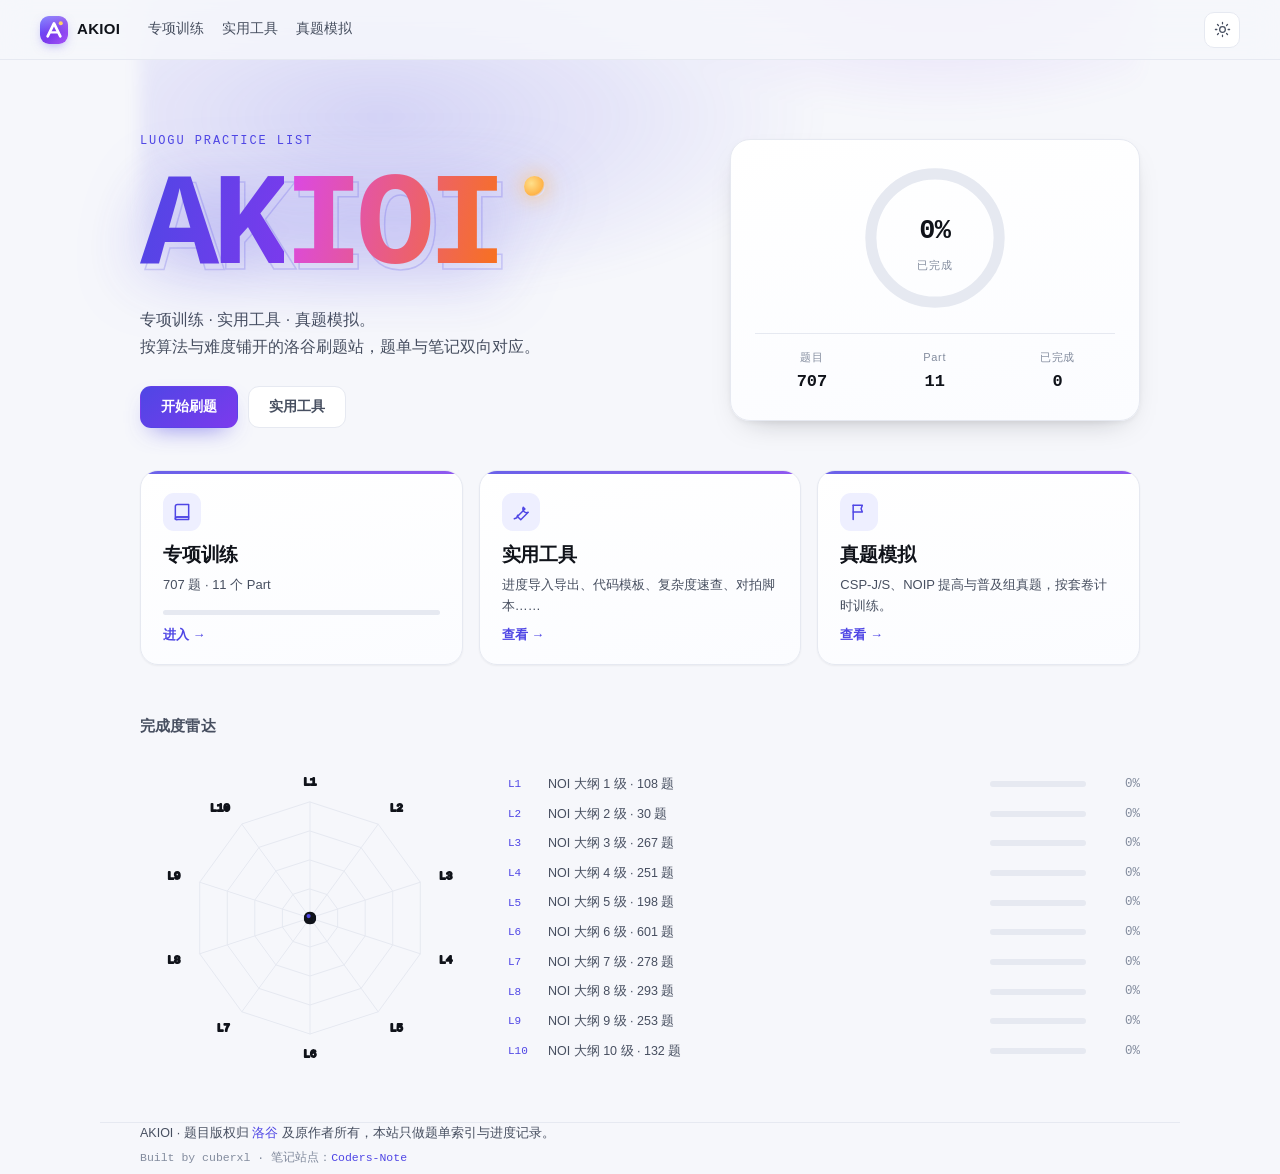
<file: index.html>
﻿<!DOCTYPE html>
<html lang="zh-CN" data-theme="light">
<head>
<meta charset="utf-8">
<meta name="viewport" content="width=device-width, initial-scale=1">
<title>AKIOI · 洛谷题单</title>
<meta name="description" content="AKIOI —— 洛谷刷题站：专项训练、实用工具、真题模拟。707 道题，按算法与难度编排。">
<meta name="author" content="cuberxl">
<meta name="theme-color" id="meta-theme" content="#f6f7fb">
<meta property="og:title" content="AKIOI · 洛谷题单">
<meta property="og:description" content="专项训练 · 实用工具 · 真题模拟">
<link rel="icon" href="assets/logo.svg" type="image/svg+xml">
<script>
  (function () {
    try {
      var saved = localStorage.getItem('akioi.theme');
      var forced = new URLSearchParams(location.search).get('theme');
      var dark = forced ? forced === 'dark' : (saved ? saved === 'dark' : window.matchMedia('(prefers-color-scheme: dark)').matches);
      document.documentElement.setAttribute('data-theme', dark ? 'dark' : 'light');
    } catch (e) {}
  })();
</script>
<link rel="stylesheet" href="assets/style.css?v=007c864" onerror="this.onerror=null;this.href='https://cdn.jsdelivr.net/gh/cuberxl/AKIOI@main/assets/style.css?v=007c864'">
</head>
<body data-page="home" data-base="">

<header class="topbar">
  <a class="brand" href="index.html">
    <img class="brand-logo" src="assets/logo.svg" alt="" width="28" height="28">
    <span class="brand-text">AKIOI</span>
  </a>
  <nav class="topnav">
    <a href="training/">专项训练</a>
    <a href="tools/">实用工具</a>
    <a href="exam/">真题模拟</a>
  </nav>
  <div class="topbar-right">
    <button class="icon-btn" id="theme-toggle" type="button" title="切换主题" aria-label="切换主题">
      <svg class="i-sun" viewBox="0 0 24 24" aria-hidden="true"><circle cx="12" cy="12" r="4"/><path d="M12 2v2M12 20v2M2 12h2M20 12h2M4.9 4.9l1.4 1.4M17.7 17.7l1.4 1.4M19.1 4.9l-1.4 1.4M6.3 17.7l-1.4 1.4"/></svg>
      <svg class="i-moon" viewBox="0 0 24 24" aria-hidden="true"><path d="M21 13a8.5 8.5 0 1 1-9.6-9.4 7 7 0 0 0 9.6 9.4z"/></svg>
    </button>
  </div>
</header>

<main class="wrap">

  <section class="home-hero">
    <div>
      <p class="eyebrow">Luogu Practice List</p>
      <h1 class="wordmark" aria-label="AKIOI"><span class="wm-a">AK</span><span class="wm-b">IOI</span></h1>
      <p class="tagline">专项训练 · 实用工具 · 真题模拟。<br>按算法与难度铺开的洛谷刷题站，题单与笔记双向对应。</p>
      <div class="hero-actions">
        <a class="btn btn-primary" href="training/">开始刷题</a>
        <a class="btn btn-ghost" href="tools/">实用工具</a>
      </div>
    </div>
    <aside class="hero-card">
      <div class="ring-wrap">
        <svg class="ring" viewBox="0 0 120 120" aria-hidden="true">
          <circle class="ring-bg" cx="60" cy="60" r="52"/>
          <circle class="ring-fg" id="ring-fg" cx="60" cy="60" r="52"/>
        </svg>
        <div class="ring-text">
          <strong id="stat-percent">0%</strong>
          <span>已完成</span>
        </div>
      </div>
      <dl class="stats">
        <div><dt>题目</dt><dd id="stat-total">—</dd></div>
        <div><dt>Part</dt><dd id="stat-parts">—</dd></div>
        <div><dt>已完成</dt><dd id="stat-done">0</dd></div>
      </dl>
    </aside>
  </section>

  <section class="entry-grid">
    <a class="entry-card" href="training/">
      <span class="entry-icon">
        <svg viewBox="0 0 24 24" aria-hidden="true"><path d="M4 5.5A2.5 2.5 0 0 1 6.5 3H20v15H6.5A2.5 2.5 0 0 0 4 20.5z"/><path d="M4 20.5A2.5 2.5 0 0 1 6.5 18H20v3H6.5A2.5 2.5 0 0 1 4 20.5z"/></svg>
      </span>
      <h2>专项训练</h2>
      <p id="entry-training-count">—</p>
      <div class="entry-bar"><i id="entry-training-bar"></i></div>
      <span class="entry-go">进入 →</span>
    </a>

    <a class="entry-card" href="tools/">
      <span class="entry-icon">
        <svg viewBox="0 0 24 24" aria-hidden="true"><path d="M14.7 6.3a4.5 4.5 0 0 0 6 6l-9 9-4-4 9-9z"/><path d="M4 20l3-1 1-3"/></svg>
      </span>
      <h2>实用工具</h2>
      <p>进度导入导出、代码模板、复杂度速查、对拍脚本……</p>
      <span class="entry-go">查看 →</span>
    </a>

    <a class="entry-card" href="exam/">
      <span class="entry-icon">
        <svg viewBox="0 0 24 24" aria-hidden="true"><path d="M5 21V4"/><path d="M5 4h11l-1.5 4L16 12H5"/></svg>
      </span>
      <h2>真题模拟</h2>
      <p>CSP-J/S、NOIP 提高与普及组真题，按套卷计时训练。</p>
      <span class="entry-go">查看 →</span>
    </a>
  </section>

  <section class="block radar-block">
    <h2 class="block-title">完成度雷达</h2>
    <div class="radar-wrap">
      <svg id="radar" class="radar" viewBox="0 0 340 340" role="img" aria-label="各模块完成度雷达图"></svg>
      <div class="radar-legend" id="radar-legend"></div>
    </div>
  </section>

</main>

<footer class="footer wrap">
  <p>AKIOI · 题目版权归 <a href="https://www.luogu.com.cn/" target="_blank" rel="noopener">洛谷</a> 及原作者所有，本站只做题单索引与进度记录。</p>
  <p class="muted">Built by cuberxl · 笔记站点：<a href="https://cuberxl.github.io/Coders-Note/" target="_blank" rel="noopener">Coders-Note</a></p>
</footer>

<div class="toast" id="toast" role="status" aria-live="polite"></div>

<script src="data/problems.js?v=007c864"></script>
<script src="data/syllabus.js?v=007c864"></script>
<script src="assets/app.js?v=007c864"></script>
</body>
</html>
</file>
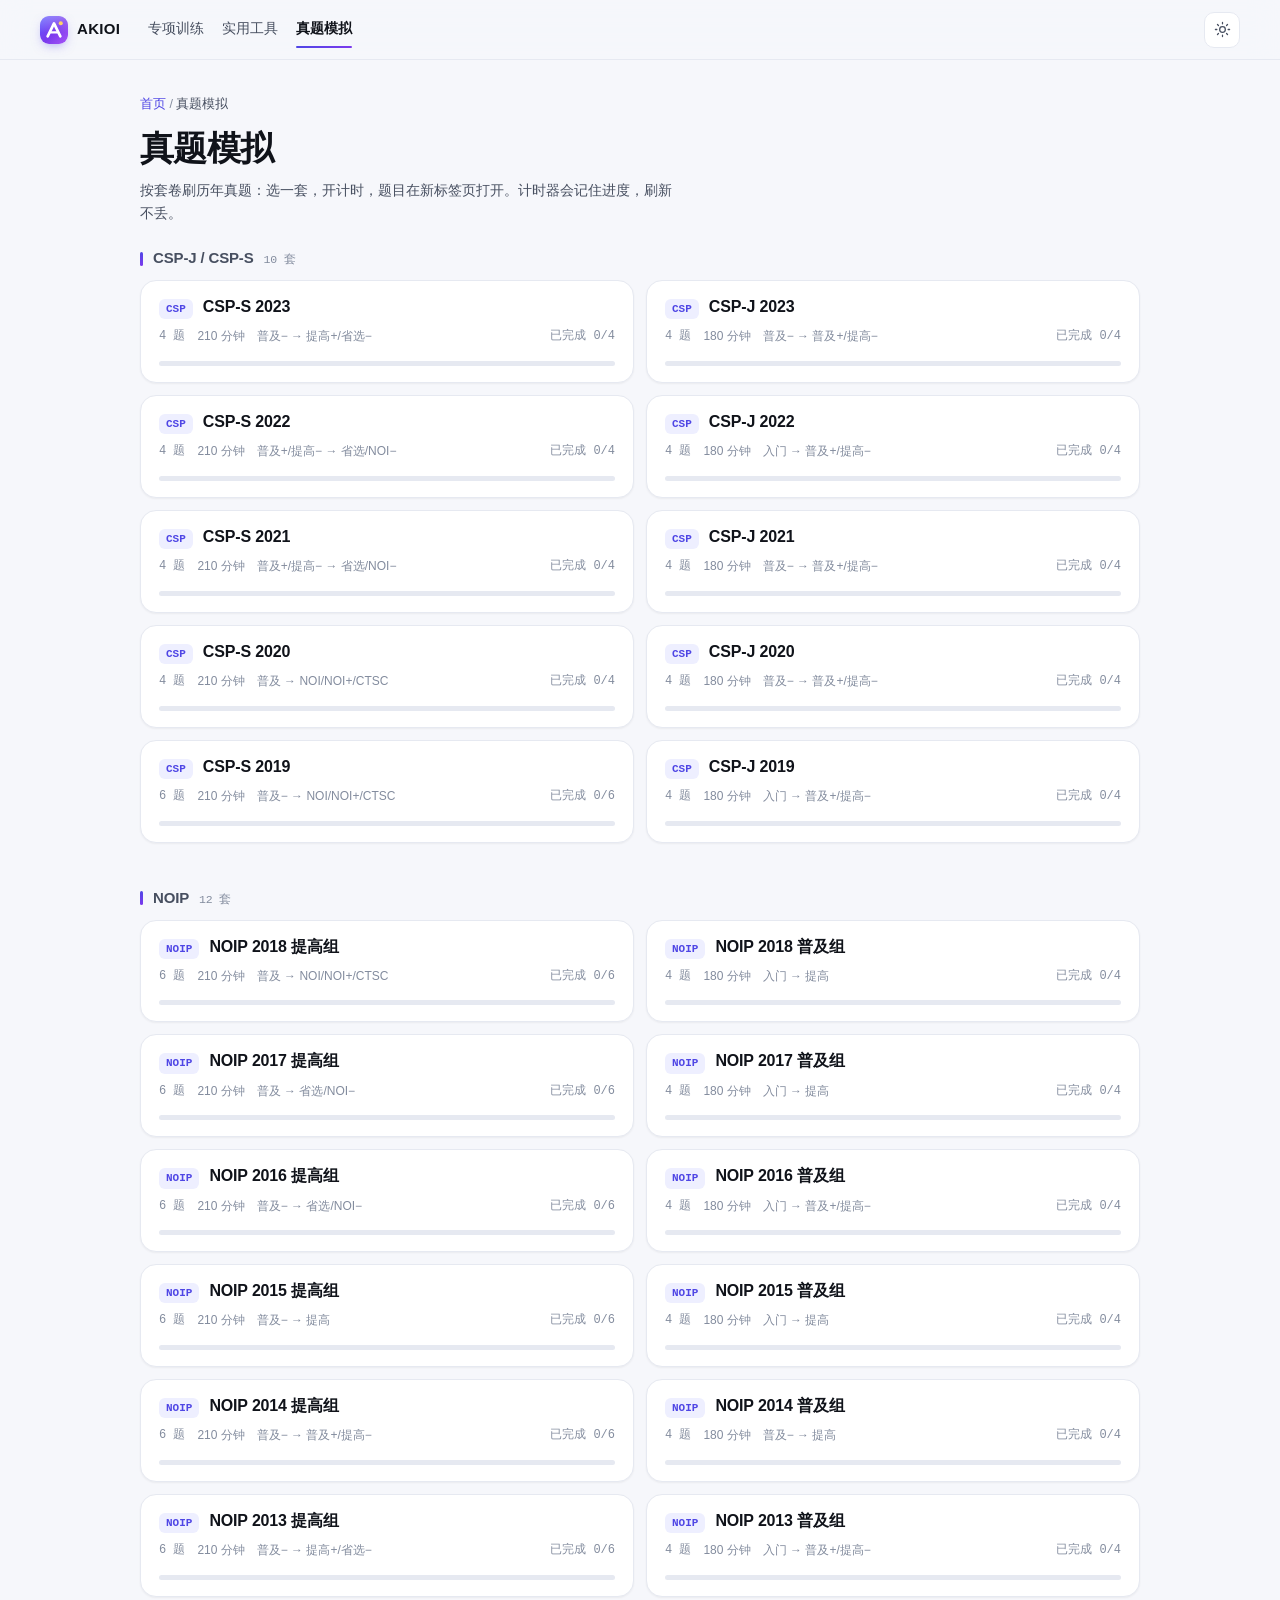
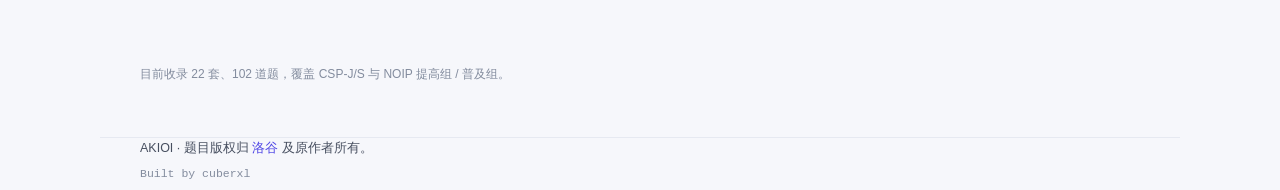
<file: exam/index.html>
﻿<!DOCTYPE html>
<html lang="zh-CN" data-theme="light">
<head>
<meta charset="utf-8">
<meta name="viewport" content="width=device-width, initial-scale=1">
<title>真题模拟 · AKIOI</title>
<meta name="theme-color" id="meta-theme" content="#f6f7fb">
<link rel="icon" href="../assets/logo.svg" type="image/svg+xml">
<script>
  (function () {
    try {
      var saved = localStorage.getItem('akioi.theme');
      var forced = new URLSearchParams(location.search).get('theme');
      var dark = forced ? forced === 'dark' : (saved ? saved === 'dark' : window.matchMedia('(prefers-color-scheme: dark)').matches);
      document.documentElement.setAttribute('data-theme', dark ? 'dark' : 'light');
    } catch (e) {}
  })();
</script>
<link rel="stylesheet" href="../assets/style.css?v=007c864" onerror="this.onerror=null;this.href='https://cdn.jsdelivr.net/gh/cuberxl/AKIOI@main/assets/style.css?v=007c864'">
</head>
<body data-page="exam" data-base="../">

<header class="topbar">
  <a class="brand" href="../index.html">
    <img class="brand-logo" src="../assets/logo.svg" alt="" width="28" height="28">
    <span class="brand-text">AKIOI</span>
  </a>
  <nav class="topnav">
    <a href="../training/">专项训练</a>
    <a href="../tools/">实用工具</a>
    <a href="../exam/" class="active">真题模拟</a>
  </nav>
  <div class="topbar-right">
    <button class="icon-btn" id="theme-toggle" type="button" title="切换主题" aria-label="切换主题">
      <svg class="i-sun" viewBox="0 0 24 24" aria-hidden="true"><circle cx="12" cy="12" r="4"/><path d="M12 2v2M12 20v2M2 12h2M20 12h2M4.9 4.9l1.4 1.4M17.7 17.7l1.4 1.4M19.1 4.9l-1.4 1.4M6.3 17.7l-1.4 1.4"/></svg>
      <svg class="i-moon" viewBox="0 0 24 24" aria-hidden="true"><path d="M21 13a8.5 8.5 0 1 1-9.6-9.4 7 7 0 0 0 9.6 9.4z"/></svg>
    </button>
  </div>
</header>

<main class="wrap">
  <section class="page-head">
    <nav class="crumbs"><a href="../index.html">首页</a> / <span>真题模拟</span></nav>
    <h1>真题模拟</h1>
    <p class="lead">按套卷刷历年真题：选一套，开计时，题目在新标签页打开。计时器会记住进度，刷新不丢。</p>
  </section>

  <section id="exam-list" class="exam-list"></section>

  <section id="exam-run" class="exam-run" hidden></section>

  <p class="hint" id="exam-hint" style="padding-bottom:40px">套卷加载中…</p>
</main>

<footer class="footer wrap">
  <p>AKIOI · 题目版权归 <a href="https://www.luogu.com.cn/" target="_blank" rel="noopener">洛谷</a> 及原作者所有。</p>
  <p class="muted">Built by cuberxl</p>
</footer>

<div class="toast" id="toast" role="status" aria-live="polite"></div>

<script src="../data/problems.js?v=007c864"></script>
<script src="../data/exams.js?v=007c864"></script>
<script src="../assets/app.js?v=007c864"></script>
</body>
</html>
</file>
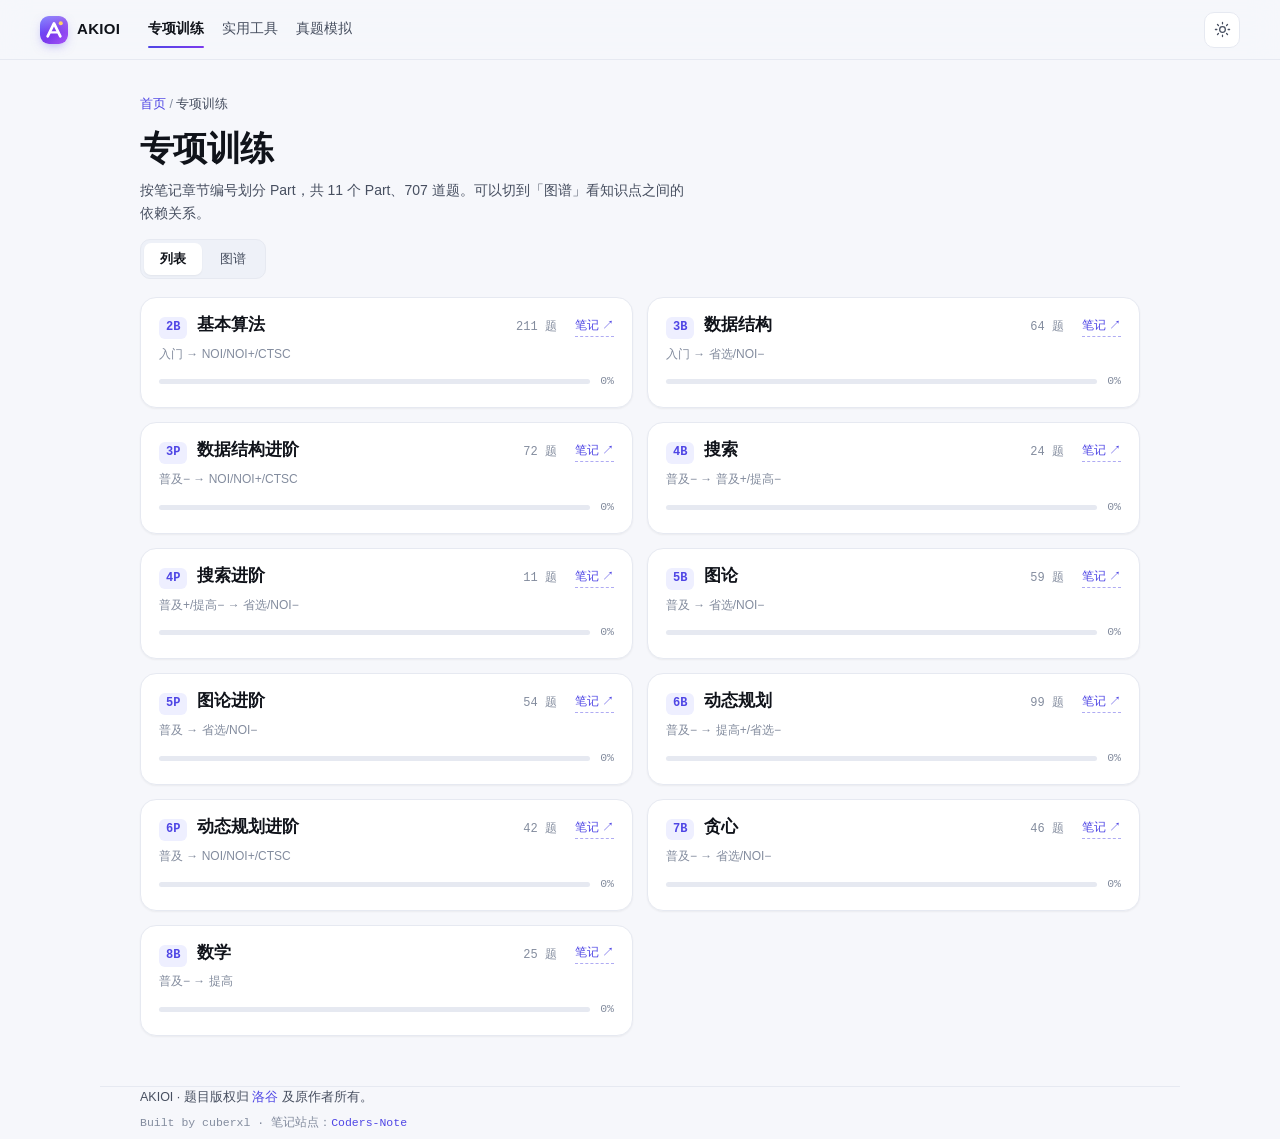
<file: training/index.html>
<!DOCTYPE html>
<html lang="zh-CN" data-theme="light">
<head>
<meta charset="utf-8">
<meta name="viewport" content="width=device-width, initial-scale=1">
<title>专项训练 · AKIOI</title>
<meta name="theme-color" id="meta-theme" content="#f6f7fb">
<link rel="icon" href="../assets/logo.svg" type="image/svg+xml">
<script>
  (function () {
    try {
      var saved = localStorage.getItem('akioi.theme');
      var forced = new URLSearchParams(location.search).get('theme');
      var dark = forced ? forced === 'dark' : (saved ? saved === 'dark' : window.matchMedia('(prefers-color-scheme: dark)').matches);
      document.documentElement.setAttribute('data-theme', dark ? 'dark' : 'light');
    } catch (e) {}
  })();
</script>
<link rel="stylesheet" href="../assets/style.css?v=007c864" onerror="this.onerror=null;this.href='https://cdn.jsdelivr.net/gh/cuberxl/AKIOI@main/assets/style.css'">
</head>
<body data-page="parts" data-base="../">
<header class="topbar">
  <a class="brand" href="../index.html">
    <img class="brand-logo" src="../assets/logo.svg" alt="" width="28" height="28">
    <span class="brand-text">AKIOI</span>
  </a>
  <nav class="topnav">
    <a href="../training/" class="active">专项训练</a>
    <a href="../tools/">实用工具</a>
    <a href="../exam/">真题模拟</a>
  </nav>
  <div class="topbar-right">
    <button class="icon-btn" id="theme-toggle" type="button" title="切换主题" aria-label="切换主题">
      <svg class="i-sun" viewBox="0 0 24 24" aria-hidden="true"><circle cx="12" cy="12" r="4"/><path d="M12 2v2M12 20v2M2 12h2M20 12h2M4.9 4.9l1.4 1.4M17.7 17.7l1.4 1.4M19.1 4.9l-1.4 1.4M6.3 17.7l-1.4 1.4"/></svg>
      <svg class="i-moon" viewBox="0 0 24 24" aria-hidden="true"><path d="M21 13a8.5 8.5 0 1 1-9.6-9.4 7 7 0 0 0 9.6 9.4z"/></svg>
    </button>
  </div>
</header>
<main class="wrap">
  <section class="page-head">
    <nav class="crumbs"><a href="../index.html">首页</a> / <span>专项训练</span></nav>
    <h1>专项训练</h1>
    <p class="lead">按笔记章节编号划分 Part，共 11 个 Part、707 道题。可以切到「图谱」看知识点之间的依赖关系。</p>
    <div class="view-switch" id="view-switch">
      <button type="button" id="view-list" class="active">列表</button>
      <button type="button" id="view-dag">图谱</button>
    </div>
  </section>
  <section class="part-list" id="part-list"></section>

  <div class="dag-overlay" id="dag-overlay" hidden>
    <canvas id="stars" class="dag-stars"></canvas>
    <div class="dag-bar">
      <div class="dag-bar-title">
        <span class="dag-dot"></span>
        知识图谱
        <span class="dag-bar-sub">拖动平移 · 滚轮缩放 · 点节点跳到小题单</span>
      </div>
      <div class="dag-levels" id="dag-levels" role="group" aria-label="按等级筛选">
        <button type="button" data-ph="B" title="只看入门级">B</button>
        <button type="button" data-ph="P" title="入门级 + 提高级">P</button>
        <button type="button" data-ph="X" class="on" title="全部">X</button>
      </div>
      <button type="button" class="dag-next" id="dag-next" hidden></button>
      <div class="dag-legend" id="dag-legend"></div>
      <div class="dag-bar-actions">
        <button type="button" id="dag-zoom-out" title="缩小">－</button>
        <button type="button" id="dag-zoom-in" title="放大">＋</button>
        <button type="button" id="dag-reset" title="复位">复位</button>
        <button type="button" id="dag-theme" title="切换深浅色">◐</button>
        <button type="button" id="dag-close" class="primary">关闭</button>
      </div>
    </div>
    <svg id="dag-svg" class="dag-svg" xmlns="http://www.w3.org/2000/svg"><g id="dag-viewport"></g></svg>
    <aside class="dag-panel" id="dag-panel" hidden>
      <div class="dag-panel-head">
        <div class="dag-panel-title">
          <span class="dp-mod" id="dp-mod"></span>
          <h2 id="dp-title"></h2>
        </div>
        <button type="button" id="dp-close" title="关闭">✕</button>
      </div>
      <p class="dag-panel-sub" id="dp-sub"></p>
      <div class="dag-panel-meta" id="dp-meta"></div>
      <div class="dag-panel-body" id="dp-body"></div>
    </aside>
  </div>
</main>
<footer class="footer wrap">
  <p>AKIOI · 题目版权归 <a href="https://www.luogu.com.cn/" target="_blank" rel="noopener">洛谷</a> 及原作者所有。</p>
  <p class="muted">Built by cuberxl · 笔记站点：<a href="https://cuberxl.github.io/Coders-Note/" target="_blank" rel="noopener">Coders-Note</a></p>
</footer>
<div class="toast" id="toast" role="status" aria-live="polite"></div>
<script src="../data/problems.js?v=007c864"></script>
<script src="../data/syllabus.js?v=007c864"></script>
<script src="../assets/app.js?v=007c864"></script>
</body>
</html>
</file>
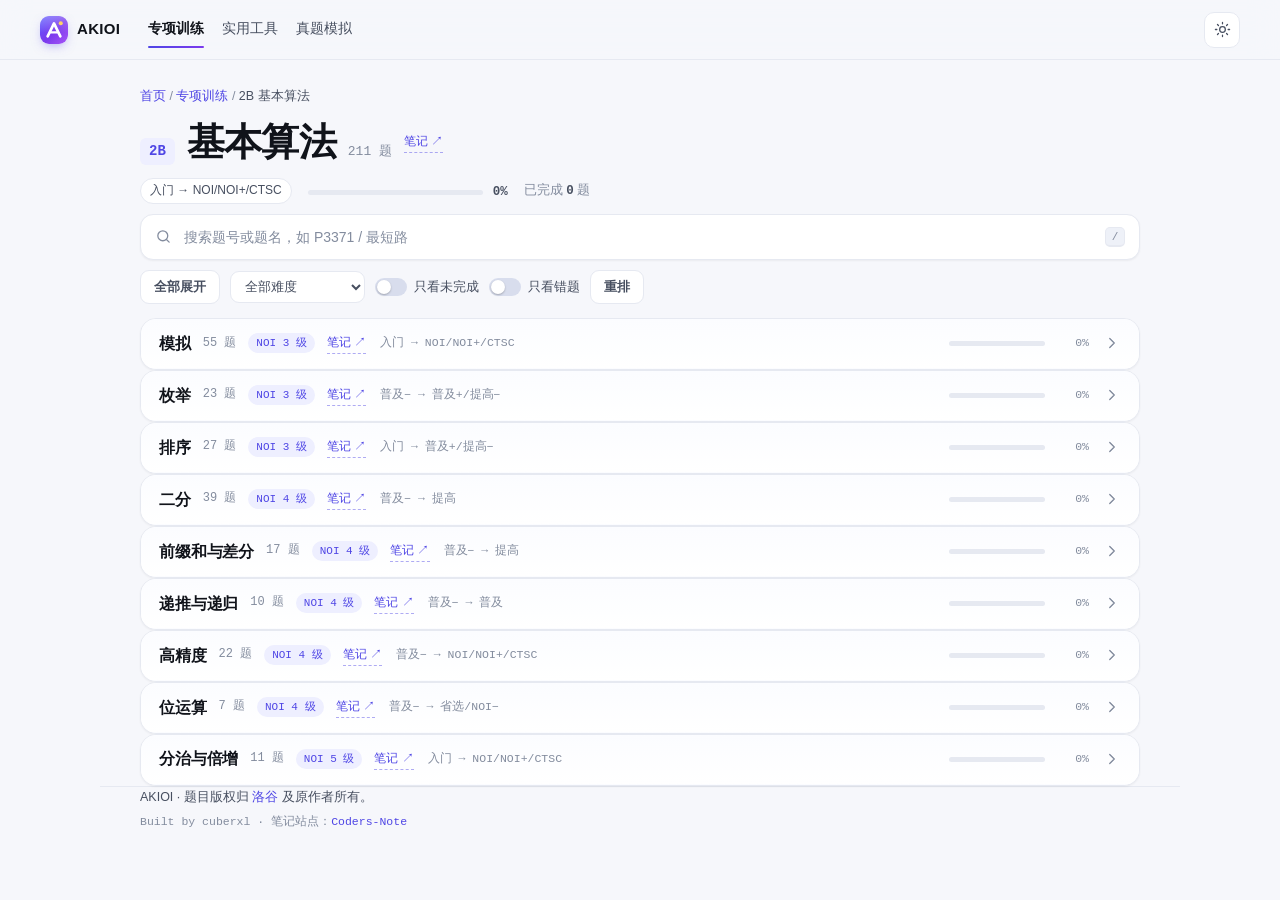
<file: training/2b.html>
<!DOCTYPE html>
<html lang="zh-CN" data-theme="light">
<head>
<meta charset="utf-8">
<meta name="viewport" content="width=device-width, initial-scale=1">
<title>2B 基本算法 · AKIOI 题单</title>
<meta name="theme-color" id="meta-theme" content="#f6f7fb">
<link rel="icon" href="../assets/logo.svg" type="image/svg+xml">
<script>
  (function () {
    try {
      var saved = localStorage.getItem('akioi.theme');
      var forced = new URLSearchParams(location.search).get('theme');
      var dark = forced ? forced === 'dark' : (saved ? saved === 'dark' : window.matchMedia('(prefers-color-scheme: dark)').matches);
      document.documentElement.setAttribute('data-theme', dark ? 'dark' : 'light');
    } catch (e) {}
  })();
</script>
<link rel="stylesheet" href="../assets/style.css?v=007c864" onerror="this.onerror=null;this.href='https://cdn.jsdelivr.net/gh/cuberxl/AKIOI@main/assets/style.css'">
</head>
<body data-page="part" data-base="../" data-chapter="ch-2b">
<header class="topbar">
  <a class="brand" href="../index.html">
    <img class="brand-logo" src="../assets/logo.svg" alt="" width="28" height="28">
    <span class="brand-text">AKIOI</span>
  </a>
  <nav class="topnav">
    <a href="../training/" class="active">专项训练</a>
    <a href="../tools/">实用工具</a>
    <a href="../exam/">真题模拟</a>
  </nav>
  <div class="topbar-right">
    <button class="icon-btn" id="theme-toggle" type="button" title="切换主题" aria-label="切换主题">
      <svg class="i-sun" viewBox="0 0 24 24" aria-hidden="true"><circle cx="12" cy="12" r="4"/><path d="M12 2v2M12 20v2M2 12h2M20 12h2M4.9 4.9l1.4 1.4M17.7 17.7l1.4 1.4M19.1 4.9l-1.4 1.4M6.3 17.7l-1.4 1.4"/></svg>
      <svg class="i-moon" viewBox="0 0 24 24" aria-hidden="true"><path d="M21 13a8.5 8.5 0 1 1-9.6-9.4 7 7 0 0 0 9.6 9.4z"/></svg>
    </button>
  </div>
</header>
<main class="wrap">
  <section class="part-hero">
    <nav class="crumbs"><a href="../index.html">首页</a> / <a href="./">专项训练</a> / <span id="crumb-name">2B 基本算法</span></nav>
    <div class="part-hero-main">
      <span class="part-code" id="part-code">2B</span>
      <h1 id="part-name">基本算法</h1>
      <span class="part-count" id="part-count">211 题</span>
      <a class="note-link" id="part-note" href="https://cuberxl.github.io/Coders-Note/2B-基本算法/" target="_blank" rel="noopener">笔记 ↗</a>
    </div>
    <div class="part-hero-meta">
      <span id="part-span"></span>
      <div class="part-progress">
        <div class="progress-track"><div class="progress-fill" id="part-progress-fill"></div></div>
        <b id="part-progress-pct">0%</b>
      </div>
      <span>已完成 <b id="part-done">0</b> 题</span>
    </div>
  </section>

  <section class="toolbar toolbar-inline">
    <div class="search-box">
      <svg viewBox="0 0 24 24" aria-hidden="true"><circle cx="11" cy="11" r="7"/><path d="M20 20l-3.5-3.5"/></svg>
      <input id="search" type="search" placeholder="搜索题号或题名，如 P3371 / 最短路" autocomplete="off" spellcheck="false">
      <kbd>/</kbd>
    </div>
    <div class="toolbar-row">
      <div class="toolbar-tools">
        <button class="btn btn-ghost btn-sm" id="expand-all" type="button">全部展开</button>
        <select id="diff-filter" title="按难度筛选">
          <option value="all">全部难度</option>
          <option value="1">入门</option>
          <option value="2">普及−</option>
          <option value="3">普及</option>
          <option value="4">普及+/提高−</option>
          <option value="5">提高</option>
          <option value="6">提高+/省选−</option>
          <option value="7">省选/NOI−</option>
          <option value="8">NOI/NOI+/CTSC</option>
        </select>
        <label class="switch" title="只看还没做的题">
          <input type="checkbox" id="hide-done">
          <span>只看未完成</span>
        </label>
        <label class="switch" title="只看标记为错题的">
          <input type="checkbox" id="wrong-only">
          <span>只看错题</span>
        </label>
        <button class="btn btn-ghost btn-sm" id="shuffle-btn" type="button">重排</button>
      </div>
    </div>
  </section>

  <div id="topic-list"></div>
  <p class="empty" id="empty" hidden>没有匹配的题目，换个关键词试试。</p>
</main>
<footer class="footer wrap">
  <p>AKIOI · 题目版权归 <a href="https://www.luogu.com.cn/" target="_blank" rel="noopener">洛谷</a> 及原作者所有。</p>
  <p class="muted">Built by cuberxl · 笔记站点：<a href="https://cuberxl.github.io/Coders-Note/" target="_blank" rel="noopener">Coders-Note</a></p>
</footer>
<div class="toast" id="toast" role="status" aria-live="polite"></div>
<script src="../data/problems.js?v=007c864"></script>
<script src="../data/syllabus.js?v=007c864"></script>
<script src="../assets/app.js?v=007c864"></script>
</body>
</html>
</file>
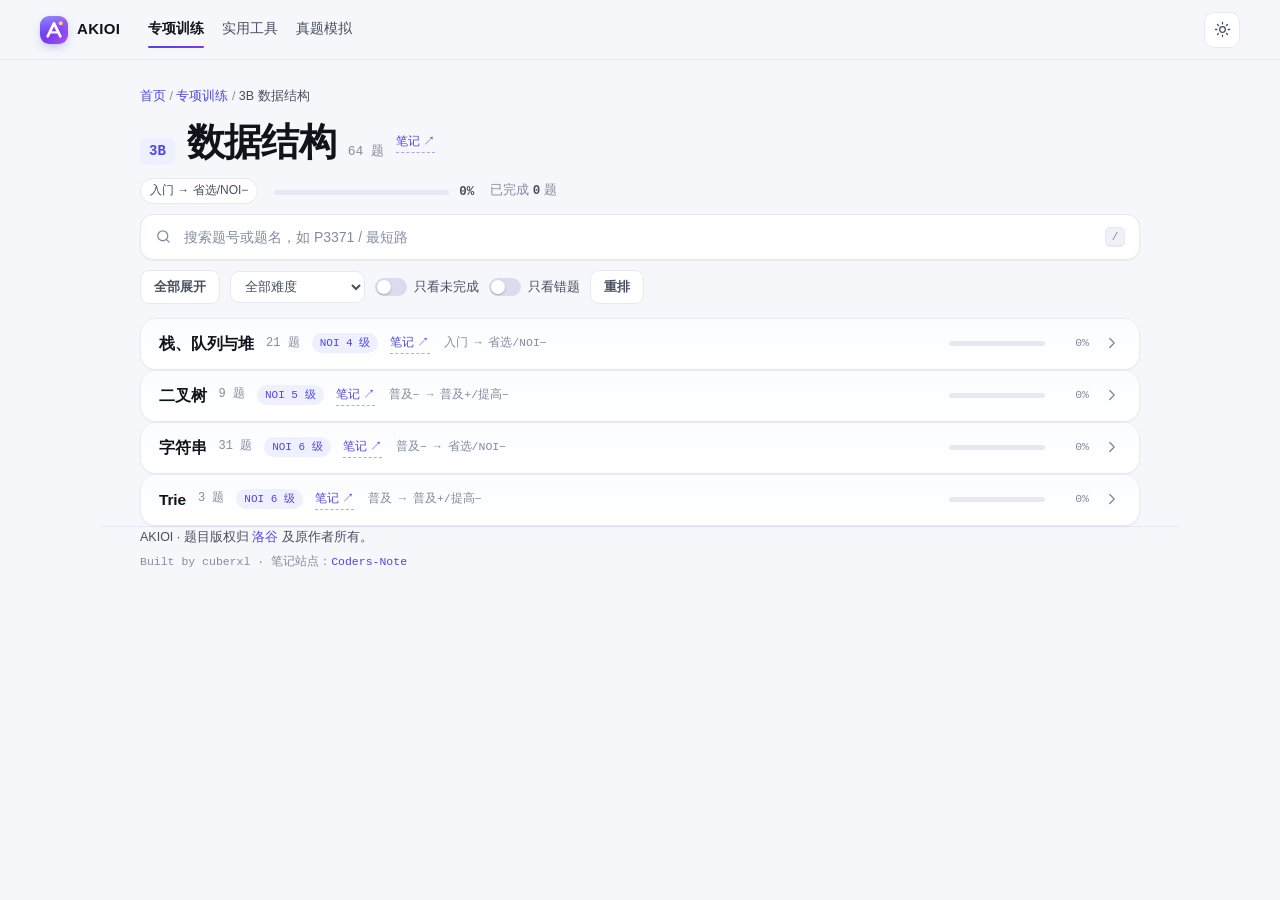
<file: training/3b.html>
<!DOCTYPE html>
<html lang="zh-CN" data-theme="light">
<head>
<meta charset="utf-8">
<meta name="viewport" content="width=device-width, initial-scale=1">
<title>3B 数据结构 · AKIOI 题单</title>
<meta name="theme-color" id="meta-theme" content="#f6f7fb">
<link rel="icon" href="../assets/logo.svg" type="image/svg+xml">
<script>
  (function () {
    try {
      var saved = localStorage.getItem('akioi.theme');
      var forced = new URLSearchParams(location.search).get('theme');
      var dark = forced ? forced === 'dark' : (saved ? saved === 'dark' : window.matchMedia('(prefers-color-scheme: dark)').matches);
      document.documentElement.setAttribute('data-theme', dark ? 'dark' : 'light');
    } catch (e) {}
  })();
</script>
<link rel="stylesheet" href="../assets/style.css?v=007c864" onerror="this.onerror=null;this.href='https://cdn.jsdelivr.net/gh/cuberxl/AKIOI@main/assets/style.css'">
</head>
<body data-page="part" data-base="../" data-chapter="ch-3b">
<header class="topbar">
  <a class="brand" href="../index.html">
    <img class="brand-logo" src="../assets/logo.svg" alt="" width="28" height="28">
    <span class="brand-text">AKIOI</span>
  </a>
  <nav class="topnav">
    <a href="../training/" class="active">专项训练</a>
    <a href="../tools/">实用工具</a>
    <a href="../exam/">真题模拟</a>
  </nav>
  <div class="topbar-right">
    <button class="icon-btn" id="theme-toggle" type="button" title="切换主题" aria-label="切换主题">
      <svg class="i-sun" viewBox="0 0 24 24" aria-hidden="true"><circle cx="12" cy="12" r="4"/><path d="M12 2v2M12 20v2M2 12h2M20 12h2M4.9 4.9l1.4 1.4M17.7 17.7l1.4 1.4M19.1 4.9l-1.4 1.4M6.3 17.7l-1.4 1.4"/></svg>
      <svg class="i-moon" viewBox="0 0 24 24" aria-hidden="true"><path d="M21 13a8.5 8.5 0 1 1-9.6-9.4 7 7 0 0 0 9.6 9.4z"/></svg>
    </button>
  </div>
</header>
<main class="wrap">
  <section class="part-hero">
    <nav class="crumbs"><a href="../index.html">首页</a> / <a href="./">专项训练</a> / <span id="crumb-name">3B 数据结构</span></nav>
    <div class="part-hero-main">
      <span class="part-code" id="part-code">3B</span>
      <h1 id="part-name">数据结构</h1>
      <span class="part-count" id="part-count">64 题</span>
      <a class="note-link" id="part-note" href="https://cuberxl.github.io/Coders-Note/3B-数据结构/" target="_blank" rel="noopener">笔记 ↗</a>
    </div>
    <div class="part-hero-meta">
      <span id="part-span"></span>
      <div class="part-progress">
        <div class="progress-track"><div class="progress-fill" id="part-progress-fill"></div></div>
        <b id="part-progress-pct">0%</b>
      </div>
      <span>已完成 <b id="part-done">0</b> 题</span>
    </div>
  </section>

  <section class="toolbar toolbar-inline">
    <div class="search-box">
      <svg viewBox="0 0 24 24" aria-hidden="true"><circle cx="11" cy="11" r="7"/><path d="M20 20l-3.5-3.5"/></svg>
      <input id="search" type="search" placeholder="搜索题号或题名，如 P3371 / 最短路" autocomplete="off" spellcheck="false">
      <kbd>/</kbd>
    </div>
    <div class="toolbar-row">
      <div class="toolbar-tools">
        <button class="btn btn-ghost btn-sm" id="expand-all" type="button">全部展开</button>
        <select id="diff-filter" title="按难度筛选">
          <option value="all">全部难度</option>
          <option value="1">入门</option>
          <option value="2">普及−</option>
          <option value="3">普及</option>
          <option value="4">普及+/提高−</option>
          <option value="5">提高</option>
          <option value="6">提高+/省选−</option>
          <option value="7">省选/NOI−</option>
          <option value="8">NOI/NOI+/CTSC</option>
        </select>
        <label class="switch" title="只看还没做的题">
          <input type="checkbox" id="hide-done">
          <span>只看未完成</span>
        </label>
        <label class="switch" title="只看标记为错题的">
          <input type="checkbox" id="wrong-only">
          <span>只看错题</span>
        </label>
        <button class="btn btn-ghost btn-sm" id="shuffle-btn" type="button">重排</button>
      </div>
    </div>
  </section>

  <div id="topic-list"></div>
  <p class="empty" id="empty" hidden>没有匹配的题目，换个关键词试试。</p>
</main>
<footer class="footer wrap">
  <p>AKIOI · 题目版权归 <a href="https://www.luogu.com.cn/" target="_blank" rel="noopener">洛谷</a> 及原作者所有。</p>
  <p class="muted">Built by cuberxl · 笔记站点：<a href="https://cuberxl.github.io/Coders-Note/" target="_blank" rel="noopener">Coders-Note</a></p>
</footer>
<div class="toast" id="toast" role="status" aria-live="polite"></div>
<script src="../data/problems.js?v=007c864"></script>
<script src="../data/syllabus.js?v=007c864"></script>
<script src="../assets/app.js?v=007c864"></script>
</body>
</html>
</file>
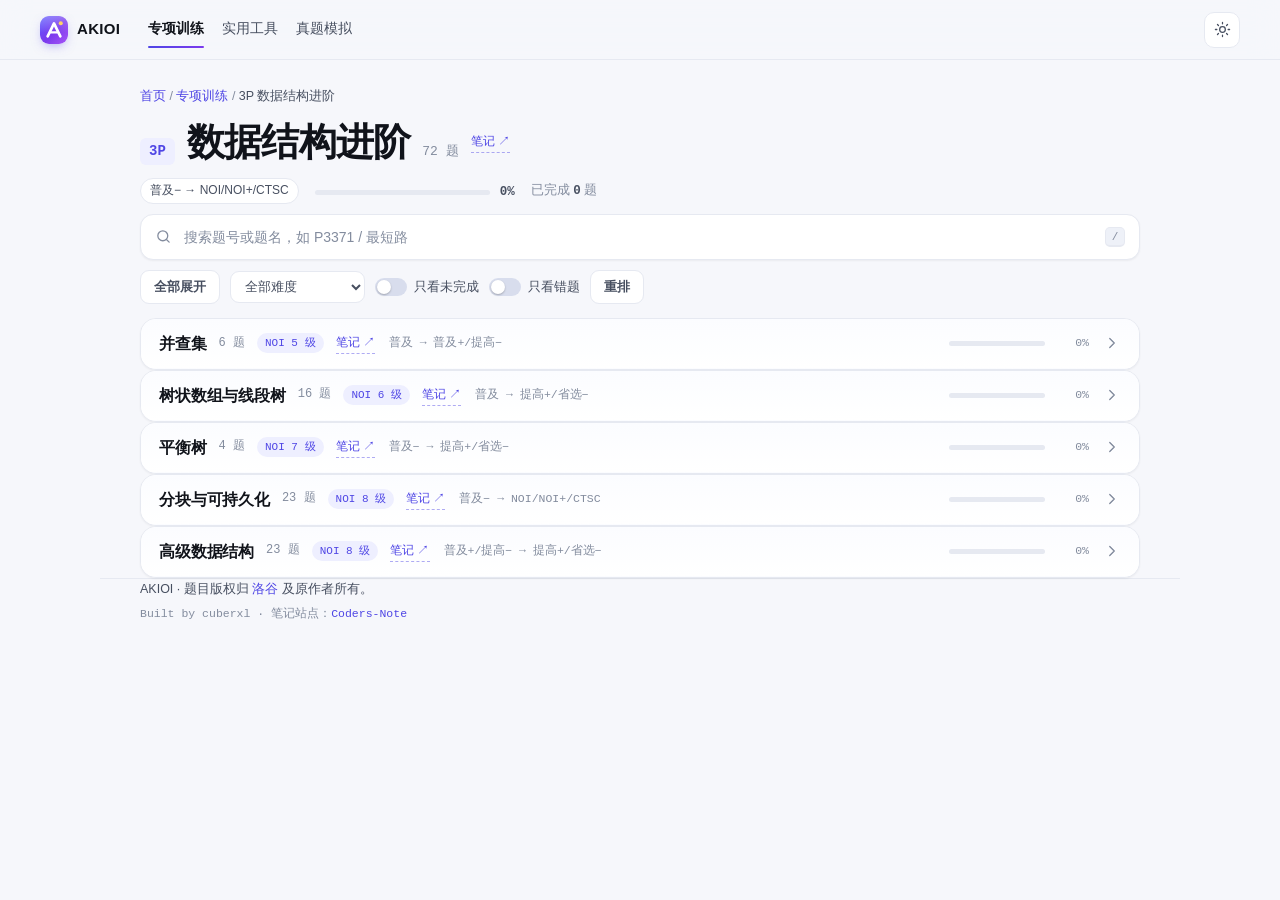
<file: training/3p.html>
<!DOCTYPE html>
<html lang="zh-CN" data-theme="light">
<head>
<meta charset="utf-8">
<meta name="viewport" content="width=device-width, initial-scale=1">
<title>3P 数据结构进阶 · AKIOI 题单</title>
<meta name="theme-color" id="meta-theme" content="#f6f7fb">
<link rel="icon" href="../assets/logo.svg" type="image/svg+xml">
<script>
  (function () {
    try {
      var saved = localStorage.getItem('akioi.theme');
      var forced = new URLSearchParams(location.search).get('theme');
      var dark = forced ? forced === 'dark' : (saved ? saved === 'dark' : window.matchMedia('(prefers-color-scheme: dark)').matches);
      document.documentElement.setAttribute('data-theme', dark ? 'dark' : 'light');
    } catch (e) {}
  })();
</script>
<link rel="stylesheet" href="../assets/style.css?v=007c864" onerror="this.onerror=null;this.href='https://cdn.jsdelivr.net/gh/cuberxl/AKIOI@main/assets/style.css'">
</head>
<body data-page="part" data-base="../" data-chapter="ch-3p">
<header class="topbar">
  <a class="brand" href="../index.html">
    <img class="brand-logo" src="../assets/logo.svg" alt="" width="28" height="28">
    <span class="brand-text">AKIOI</span>
  </a>
  <nav class="topnav">
    <a href="../training/" class="active">专项训练</a>
    <a href="../tools/">实用工具</a>
    <a href="../exam/">真题模拟</a>
  </nav>
  <div class="topbar-right">
    <button class="icon-btn" id="theme-toggle" type="button" title="切换主题" aria-label="切换主题">
      <svg class="i-sun" viewBox="0 0 24 24" aria-hidden="true"><circle cx="12" cy="12" r="4"/><path d="M12 2v2M12 20v2M2 12h2M20 12h2M4.9 4.9l1.4 1.4M17.7 17.7l1.4 1.4M19.1 4.9l-1.4 1.4M6.3 17.7l-1.4 1.4"/></svg>
      <svg class="i-moon" viewBox="0 0 24 24" aria-hidden="true"><path d="M21 13a8.5 8.5 0 1 1-9.6-9.4 7 7 0 0 0 9.6 9.4z"/></svg>
    </button>
  </div>
</header>
<main class="wrap">
  <section class="part-hero">
    <nav class="crumbs"><a href="../index.html">首页</a> / <a href="./">专项训练</a> / <span id="crumb-name">3P 数据结构进阶</span></nav>
    <div class="part-hero-main">
      <span class="part-code" id="part-code">3P</span>
      <h1 id="part-name">数据结构进阶</h1>
      <span class="part-count" id="part-count">72 题</span>
      <a class="note-link" id="part-note" href="https://cuberxl.github.io/Coders-Note/3P-数据结构进阶/" target="_blank" rel="noopener">笔记 ↗</a>
    </div>
    <div class="part-hero-meta">
      <span id="part-span"></span>
      <div class="part-progress">
        <div class="progress-track"><div class="progress-fill" id="part-progress-fill"></div></div>
        <b id="part-progress-pct">0%</b>
      </div>
      <span>已完成 <b id="part-done">0</b> 题</span>
    </div>
  </section>

  <section class="toolbar toolbar-inline">
    <div class="search-box">
      <svg viewBox="0 0 24 24" aria-hidden="true"><circle cx="11" cy="11" r="7"/><path d="M20 20l-3.5-3.5"/></svg>
      <input id="search" type="search" placeholder="搜索题号或题名，如 P3371 / 最短路" autocomplete="off" spellcheck="false">
      <kbd>/</kbd>
    </div>
    <div class="toolbar-row">
      <div class="toolbar-tools">
        <button class="btn btn-ghost btn-sm" id="expand-all" type="button">全部展开</button>
        <select id="diff-filter" title="按难度筛选">
          <option value="all">全部难度</option>
          <option value="1">入门</option>
          <option value="2">普及−</option>
          <option value="3">普及</option>
          <option value="4">普及+/提高−</option>
          <option value="5">提高</option>
          <option value="6">提高+/省选−</option>
          <option value="7">省选/NOI−</option>
          <option value="8">NOI/NOI+/CTSC</option>
        </select>
        <label class="switch" title="只看还没做的题">
          <input type="checkbox" id="hide-done">
          <span>只看未完成</span>
        </label>
        <label class="switch" title="只看标记为错题的">
          <input type="checkbox" id="wrong-only">
          <span>只看错题</span>
        </label>
        <button class="btn btn-ghost btn-sm" id="shuffle-btn" type="button">重排</button>
      </div>
    </div>
  </section>

  <div id="topic-list"></div>
  <p class="empty" id="empty" hidden>没有匹配的题目，换个关键词试试。</p>
</main>
<footer class="footer wrap">
  <p>AKIOI · 题目版权归 <a href="https://www.luogu.com.cn/" target="_blank" rel="noopener">洛谷</a> 及原作者所有。</p>
  <p class="muted">Built by cuberxl · 笔记站点：<a href="https://cuberxl.github.io/Coders-Note/" target="_blank" rel="noopener">Coders-Note</a></p>
</footer>
<div class="toast" id="toast" role="status" aria-live="polite"></div>
<script src="../data/problems.js?v=007c864"></script>
<script src="../data/syllabus.js?v=007c864"></script>
<script src="../assets/app.js?v=007c864"></script>
</body>
</html>
</file>
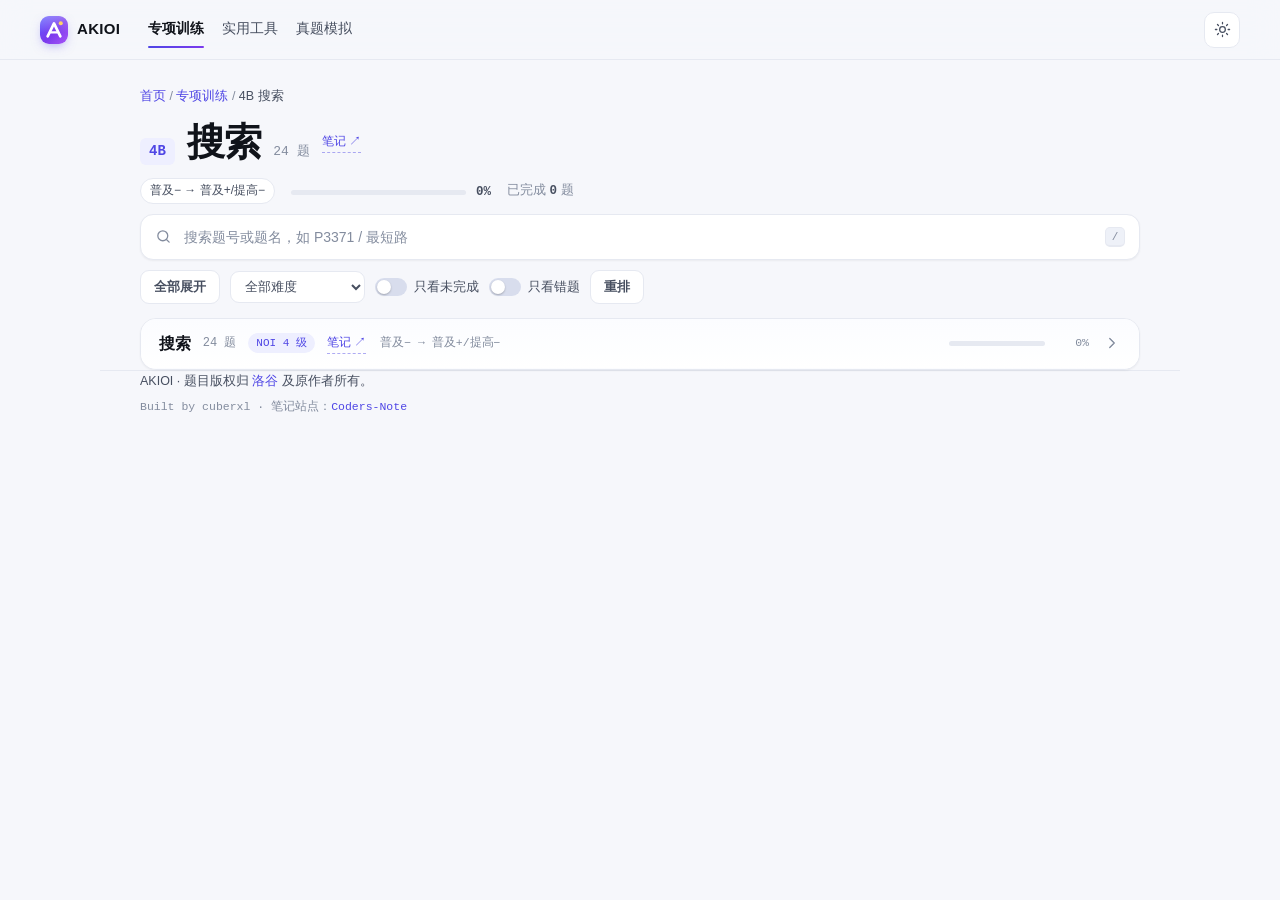
<file: training/4b.html>
<!DOCTYPE html>
<html lang="zh-CN" data-theme="light">
<head>
<meta charset="utf-8">
<meta name="viewport" content="width=device-width, initial-scale=1">
<title>4B 搜索 · AKIOI 题单</title>
<meta name="theme-color" id="meta-theme" content="#f6f7fb">
<link rel="icon" href="../assets/logo.svg" type="image/svg+xml">
<script>
  (function () {
    try {
      var saved = localStorage.getItem('akioi.theme');
      var forced = new URLSearchParams(location.search).get('theme');
      var dark = forced ? forced === 'dark' : (saved ? saved === 'dark' : window.matchMedia('(prefers-color-scheme: dark)').matches);
      document.documentElement.setAttribute('data-theme', dark ? 'dark' : 'light');
    } catch (e) {}
  })();
</script>
<link rel="stylesheet" href="../assets/style.css?v=007c864" onerror="this.onerror=null;this.href='https://cdn.jsdelivr.net/gh/cuberxl/AKIOI@main/assets/style.css'">
</head>
<body data-page="part" data-base="../" data-chapter="ch-4b">
<header class="topbar">
  <a class="brand" href="../index.html">
    <img class="brand-logo" src="../assets/logo.svg" alt="" width="28" height="28">
    <span class="brand-text">AKIOI</span>
  </a>
  <nav class="topnav">
    <a href="../training/" class="active">专项训练</a>
    <a href="../tools/">实用工具</a>
    <a href="../exam/">真题模拟</a>
  </nav>
  <div class="topbar-right">
    <button class="icon-btn" id="theme-toggle" type="button" title="切换主题" aria-label="切换主题">
      <svg class="i-sun" viewBox="0 0 24 24" aria-hidden="true"><circle cx="12" cy="12" r="4"/><path d="M12 2v2M12 20v2M2 12h2M20 12h2M4.9 4.9l1.4 1.4M17.7 17.7l1.4 1.4M19.1 4.9l-1.4 1.4M6.3 17.7l-1.4 1.4"/></svg>
      <svg class="i-moon" viewBox="0 0 24 24" aria-hidden="true"><path d="M21 13a8.5 8.5 0 1 1-9.6-9.4 7 7 0 0 0 9.6 9.4z"/></svg>
    </button>
  </div>
</header>
<main class="wrap">
  <section class="part-hero">
    <nav class="crumbs"><a href="../index.html">首页</a> / <a href="./">专项训练</a> / <span id="crumb-name">4B 搜索</span></nav>
    <div class="part-hero-main">
      <span class="part-code" id="part-code">4B</span>
      <h1 id="part-name">搜索</h1>
      <span class="part-count" id="part-count">24 题</span>
      <a class="note-link" id="part-note" href="https://cuberxl.github.io/Coders-Note/4B-搜索/" target="_blank" rel="noopener">笔记 ↗</a>
    </div>
    <div class="part-hero-meta">
      <span id="part-span"></span>
      <div class="part-progress">
        <div class="progress-track"><div class="progress-fill" id="part-progress-fill"></div></div>
        <b id="part-progress-pct">0%</b>
      </div>
      <span>已完成 <b id="part-done">0</b> 题</span>
    </div>
  </section>

  <section class="toolbar toolbar-inline">
    <div class="search-box">
      <svg viewBox="0 0 24 24" aria-hidden="true"><circle cx="11" cy="11" r="7"/><path d="M20 20l-3.5-3.5"/></svg>
      <input id="search" type="search" placeholder="搜索题号或题名，如 P3371 / 最短路" autocomplete="off" spellcheck="false">
      <kbd>/</kbd>
    </div>
    <div class="toolbar-row">
      <div class="toolbar-tools">
        <button class="btn btn-ghost btn-sm" id="expand-all" type="button">全部展开</button>
        <select id="diff-filter" title="按难度筛选">
          <option value="all">全部难度</option>
          <option value="1">入门</option>
          <option value="2">普及−</option>
          <option value="3">普及</option>
          <option value="4">普及+/提高−</option>
          <option value="5">提高</option>
          <option value="6">提高+/省选−</option>
          <option value="7">省选/NOI−</option>
          <option value="8">NOI/NOI+/CTSC</option>
        </select>
        <label class="switch" title="只看还没做的题">
          <input type="checkbox" id="hide-done">
          <span>只看未完成</span>
        </label>
        <label class="switch" title="只看标记为错题的">
          <input type="checkbox" id="wrong-only">
          <span>只看错题</span>
        </label>
        <button class="btn btn-ghost btn-sm" id="shuffle-btn" type="button">重排</button>
      </div>
    </div>
  </section>

  <div id="topic-list"></div>
  <p class="empty" id="empty" hidden>没有匹配的题目，换个关键词试试。</p>
</main>
<footer class="footer wrap">
  <p>AKIOI · 题目版权归 <a href="https://www.luogu.com.cn/" target="_blank" rel="noopener">洛谷</a> 及原作者所有。</p>
  <p class="muted">Built by cuberxl · 笔记站点：<a href="https://cuberxl.github.io/Coders-Note/" target="_blank" rel="noopener">Coders-Note</a></p>
</footer>
<div class="toast" id="toast" role="status" aria-live="polite"></div>
<script src="../data/problems.js?v=007c864"></script>
<script src="../data/syllabus.js?v=007c864"></script>
<script src="../assets/app.js?v=007c864"></script>
</body>
</html>
</file>
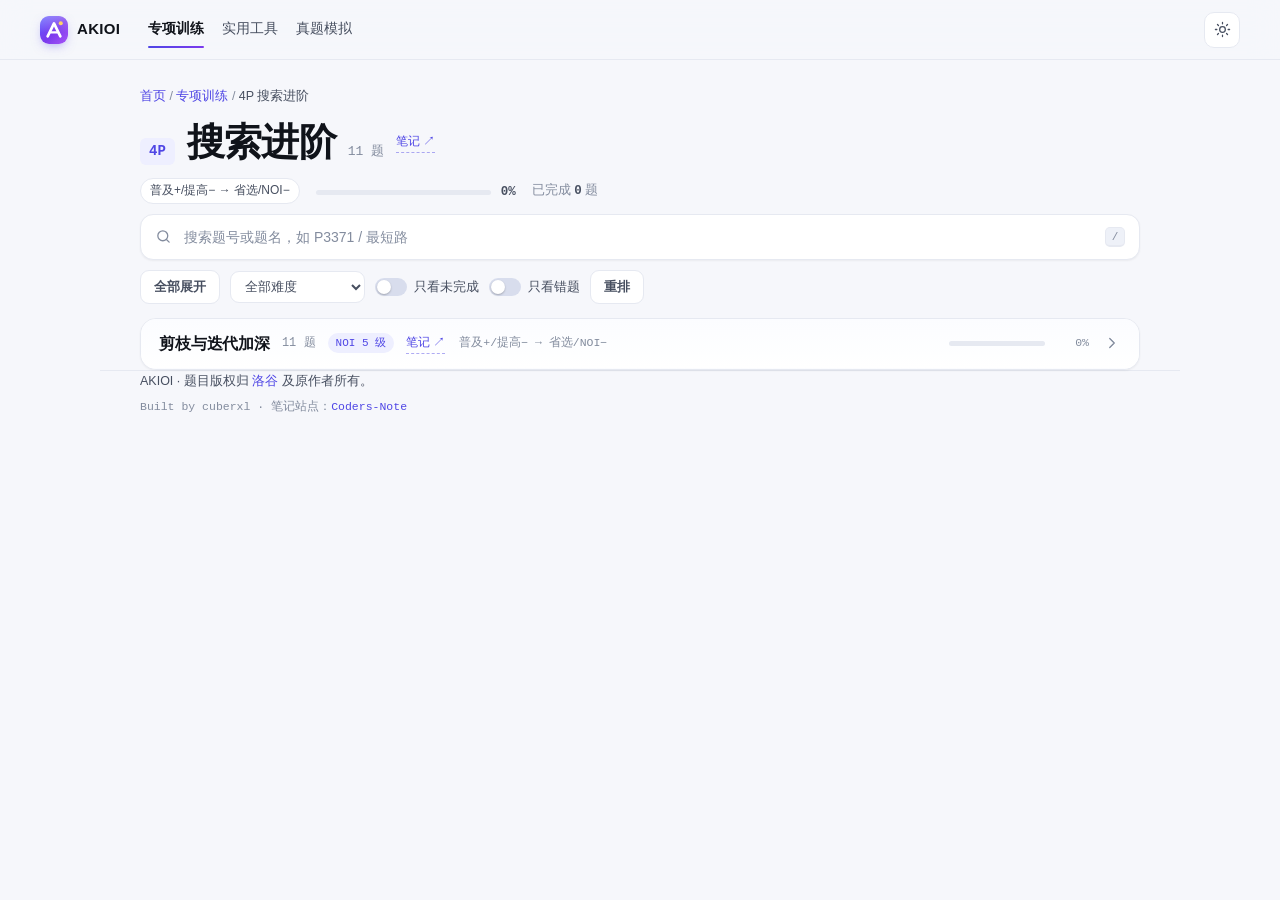
<file: training/4p.html>
<!DOCTYPE html>
<html lang="zh-CN" data-theme="light">
<head>
<meta charset="utf-8">
<meta name="viewport" content="width=device-width, initial-scale=1">
<title>4P 搜索进阶 · AKIOI 题单</title>
<meta name="theme-color" id="meta-theme" content="#f6f7fb">
<link rel="icon" href="../assets/logo.svg" type="image/svg+xml">
<script>
  (function () {
    try {
      var saved = localStorage.getItem('akioi.theme');
      var forced = new URLSearchParams(location.search).get('theme');
      var dark = forced ? forced === 'dark' : (saved ? saved === 'dark' : window.matchMedia('(prefers-color-scheme: dark)').matches);
      document.documentElement.setAttribute('data-theme', dark ? 'dark' : 'light');
    } catch (e) {}
  })();
</script>
<link rel="stylesheet" href="../assets/style.css?v=007c864" onerror="this.onerror=null;this.href='https://cdn.jsdelivr.net/gh/cuberxl/AKIOI@main/assets/style.css'">
</head>
<body data-page="part" data-base="../" data-chapter="ch-4p">
<header class="topbar">
  <a class="brand" href="../index.html">
    <img class="brand-logo" src="../assets/logo.svg" alt="" width="28" height="28">
    <span class="brand-text">AKIOI</span>
  </a>
  <nav class="topnav">
    <a href="../training/" class="active">专项训练</a>
    <a href="../tools/">实用工具</a>
    <a href="../exam/">真题模拟</a>
  </nav>
  <div class="topbar-right">
    <button class="icon-btn" id="theme-toggle" type="button" title="切换主题" aria-label="切换主题">
      <svg class="i-sun" viewBox="0 0 24 24" aria-hidden="true"><circle cx="12" cy="12" r="4"/><path d="M12 2v2M12 20v2M2 12h2M20 12h2M4.9 4.9l1.4 1.4M17.7 17.7l1.4 1.4M19.1 4.9l-1.4 1.4M6.3 17.7l-1.4 1.4"/></svg>
      <svg class="i-moon" viewBox="0 0 24 24" aria-hidden="true"><path d="M21 13a8.5 8.5 0 1 1-9.6-9.4 7 7 0 0 0 9.6 9.4z"/></svg>
    </button>
  </div>
</header>
<main class="wrap">
  <section class="part-hero">
    <nav class="crumbs"><a href="../index.html">首页</a> / <a href="./">专项训练</a> / <span id="crumb-name">4P 搜索进阶</span></nav>
    <div class="part-hero-main">
      <span class="part-code" id="part-code">4P</span>
      <h1 id="part-name">搜索进阶</h1>
      <span class="part-count" id="part-count">11 题</span>
      <a class="note-link" id="part-note" href="https://cuberxl.github.io/Coders-Note/4P-搜索进阶/" target="_blank" rel="noopener">笔记 ↗</a>
    </div>
    <div class="part-hero-meta">
      <span id="part-span"></span>
      <div class="part-progress">
        <div class="progress-track"><div class="progress-fill" id="part-progress-fill"></div></div>
        <b id="part-progress-pct">0%</b>
      </div>
      <span>已完成 <b id="part-done">0</b> 题</span>
    </div>
  </section>

  <section class="toolbar toolbar-inline">
    <div class="search-box">
      <svg viewBox="0 0 24 24" aria-hidden="true"><circle cx="11" cy="11" r="7"/><path d="M20 20l-3.5-3.5"/></svg>
      <input id="search" type="search" placeholder="搜索题号或题名，如 P3371 / 最短路" autocomplete="off" spellcheck="false">
      <kbd>/</kbd>
    </div>
    <div class="toolbar-row">
      <div class="toolbar-tools">
        <button class="btn btn-ghost btn-sm" id="expand-all" type="button">全部展开</button>
        <select id="diff-filter" title="按难度筛选">
          <option value="all">全部难度</option>
          <option value="1">入门</option>
          <option value="2">普及−</option>
          <option value="3">普及</option>
          <option value="4">普及+/提高−</option>
          <option value="5">提高</option>
          <option value="6">提高+/省选−</option>
          <option value="7">省选/NOI−</option>
          <option value="8">NOI/NOI+/CTSC</option>
        </select>
        <label class="switch" title="只看还没做的题">
          <input type="checkbox" id="hide-done">
          <span>只看未完成</span>
        </label>
        <label class="switch" title="只看标记为错题的">
          <input type="checkbox" id="wrong-only">
          <span>只看错题</span>
        </label>
        <button class="btn btn-ghost btn-sm" id="shuffle-btn" type="button">重排</button>
      </div>
    </div>
  </section>

  <div id="topic-list"></div>
  <p class="empty" id="empty" hidden>没有匹配的题目，换个关键词试试。</p>
</main>
<footer class="footer wrap">
  <p>AKIOI · 题目版权归 <a href="https://www.luogu.com.cn/" target="_blank" rel="noopener">洛谷</a> 及原作者所有。</p>
  <p class="muted">Built by cuberxl · 笔记站点：<a href="https://cuberxl.github.io/Coders-Note/" target="_blank" rel="noopener">Coders-Note</a></p>
</footer>
<div class="toast" id="toast" role="status" aria-live="polite"></div>
<script src="../data/problems.js?v=007c864"></script>
<script src="../data/syllabus.js?v=007c864"></script>
<script src="../assets/app.js?v=007c864"></script>
</body>
</html>
</file>
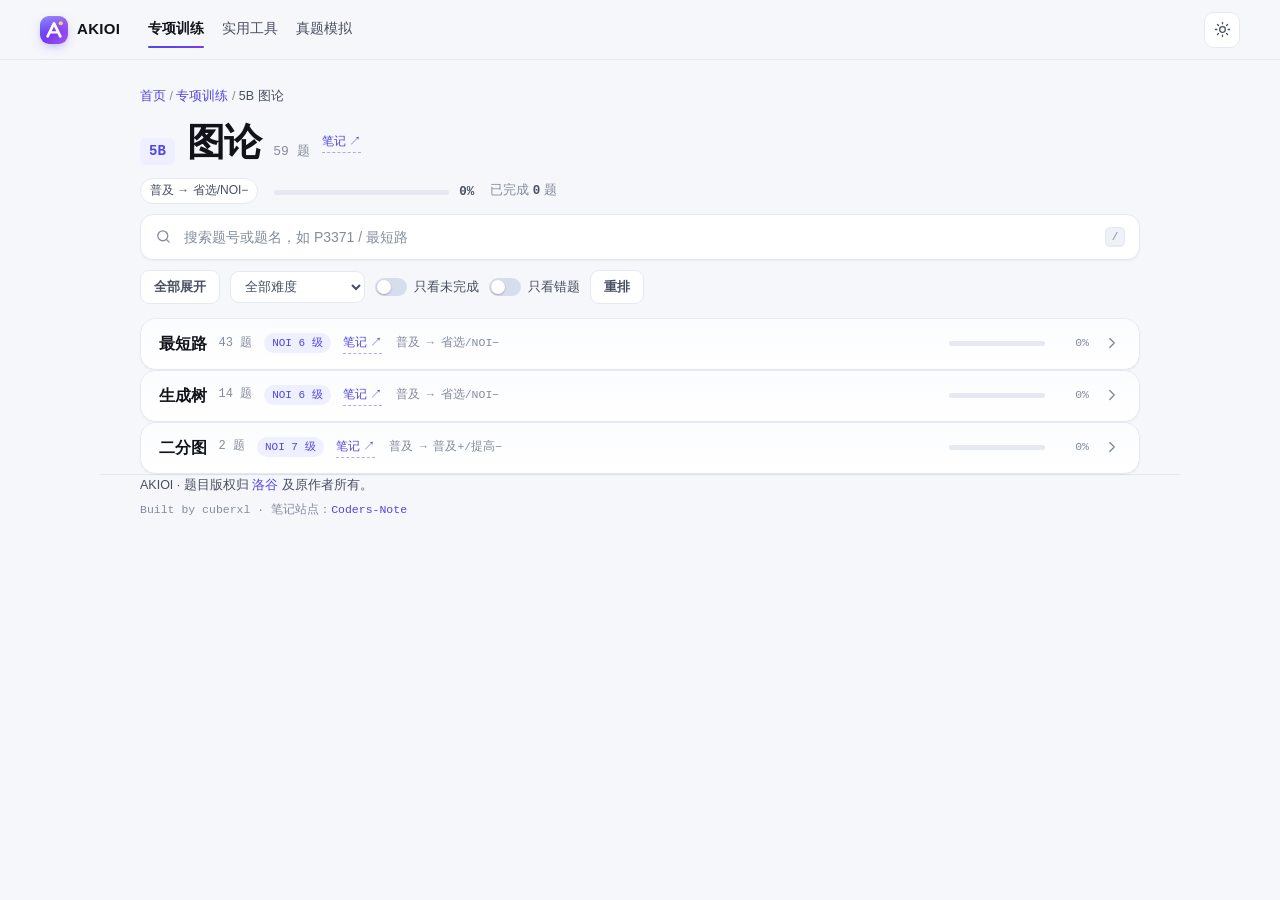
<file: training/5b.html>
<!DOCTYPE html>
<html lang="zh-CN" data-theme="light">
<head>
<meta charset="utf-8">
<meta name="viewport" content="width=device-width, initial-scale=1">
<title>5B 图论 · AKIOI 题单</title>
<meta name="theme-color" id="meta-theme" content="#f6f7fb">
<link rel="icon" href="../assets/logo.svg" type="image/svg+xml">
<script>
  (function () {
    try {
      var saved = localStorage.getItem('akioi.theme');
      var forced = new URLSearchParams(location.search).get('theme');
      var dark = forced ? forced === 'dark' : (saved ? saved === 'dark' : window.matchMedia('(prefers-color-scheme: dark)').matches);
      document.documentElement.setAttribute('data-theme', dark ? 'dark' : 'light');
    } catch (e) {}
  })();
</script>
<link rel="stylesheet" href="../assets/style.css?v=007c864" onerror="this.onerror=null;this.href='https://cdn.jsdelivr.net/gh/cuberxl/AKIOI@main/assets/style.css'">
</head>
<body data-page="part" data-base="../" data-chapter="ch-5b">
<header class="topbar">
  <a class="brand" href="../index.html">
    <img class="brand-logo" src="../assets/logo.svg" alt="" width="28" height="28">
    <span class="brand-text">AKIOI</span>
  </a>
  <nav class="topnav">
    <a href="../training/" class="active">专项训练</a>
    <a href="../tools/">实用工具</a>
    <a href="../exam/">真题模拟</a>
  </nav>
  <div class="topbar-right">
    <button class="icon-btn" id="theme-toggle" type="button" title="切换主题" aria-label="切换主题">
      <svg class="i-sun" viewBox="0 0 24 24" aria-hidden="true"><circle cx="12" cy="12" r="4"/><path d="M12 2v2M12 20v2M2 12h2M20 12h2M4.9 4.9l1.4 1.4M17.7 17.7l1.4 1.4M19.1 4.9l-1.4 1.4M6.3 17.7l-1.4 1.4"/></svg>
      <svg class="i-moon" viewBox="0 0 24 24" aria-hidden="true"><path d="M21 13a8.5 8.5 0 1 1-9.6-9.4 7 7 0 0 0 9.6 9.4z"/></svg>
    </button>
  </div>
</header>
<main class="wrap">
  <section class="part-hero">
    <nav class="crumbs"><a href="../index.html">首页</a> / <a href="./">专项训练</a> / <span id="crumb-name">5B 图论</span></nav>
    <div class="part-hero-main">
      <span class="part-code" id="part-code">5B</span>
      <h1 id="part-name">图论</h1>
      <span class="part-count" id="part-count">59 题</span>
      <a class="note-link" id="part-note" href="https://cuberxl.github.io/Coders-Note/5B-图论/" target="_blank" rel="noopener">笔记 ↗</a>
    </div>
    <div class="part-hero-meta">
      <span id="part-span"></span>
      <div class="part-progress">
        <div class="progress-track"><div class="progress-fill" id="part-progress-fill"></div></div>
        <b id="part-progress-pct">0%</b>
      </div>
      <span>已完成 <b id="part-done">0</b> 题</span>
    </div>
  </section>

  <section class="toolbar toolbar-inline">
    <div class="search-box">
      <svg viewBox="0 0 24 24" aria-hidden="true"><circle cx="11" cy="11" r="7"/><path d="M20 20l-3.5-3.5"/></svg>
      <input id="search" type="search" placeholder="搜索题号或题名，如 P3371 / 最短路" autocomplete="off" spellcheck="false">
      <kbd>/</kbd>
    </div>
    <div class="toolbar-row">
      <div class="toolbar-tools">
        <button class="btn btn-ghost btn-sm" id="expand-all" type="button">全部展开</button>
        <select id="diff-filter" title="按难度筛选">
          <option value="all">全部难度</option>
          <option value="1">入门</option>
          <option value="2">普及−</option>
          <option value="3">普及</option>
          <option value="4">普及+/提高−</option>
          <option value="5">提高</option>
          <option value="6">提高+/省选−</option>
          <option value="7">省选/NOI−</option>
          <option value="8">NOI/NOI+/CTSC</option>
        </select>
        <label class="switch" title="只看还没做的题">
          <input type="checkbox" id="hide-done">
          <span>只看未完成</span>
        </label>
        <label class="switch" title="只看标记为错题的">
          <input type="checkbox" id="wrong-only">
          <span>只看错题</span>
        </label>
        <button class="btn btn-ghost btn-sm" id="shuffle-btn" type="button">重排</button>
      </div>
    </div>
  </section>

  <div id="topic-list"></div>
  <p class="empty" id="empty" hidden>没有匹配的题目，换个关键词试试。</p>
</main>
<footer class="footer wrap">
  <p>AKIOI · 题目版权归 <a href="https://www.luogu.com.cn/" target="_blank" rel="noopener">洛谷</a> 及原作者所有。</p>
  <p class="muted">Built by cuberxl · 笔记站点：<a href="https://cuberxl.github.io/Coders-Note/" target="_blank" rel="noopener">Coders-Note</a></p>
</footer>
<div class="toast" id="toast" role="status" aria-live="polite"></div>
<script src="../data/problems.js?v=007c864"></script>
<script src="../data/syllabus.js?v=007c864"></script>
<script src="../assets/app.js?v=007c864"></script>
</body>
</html>
</file>
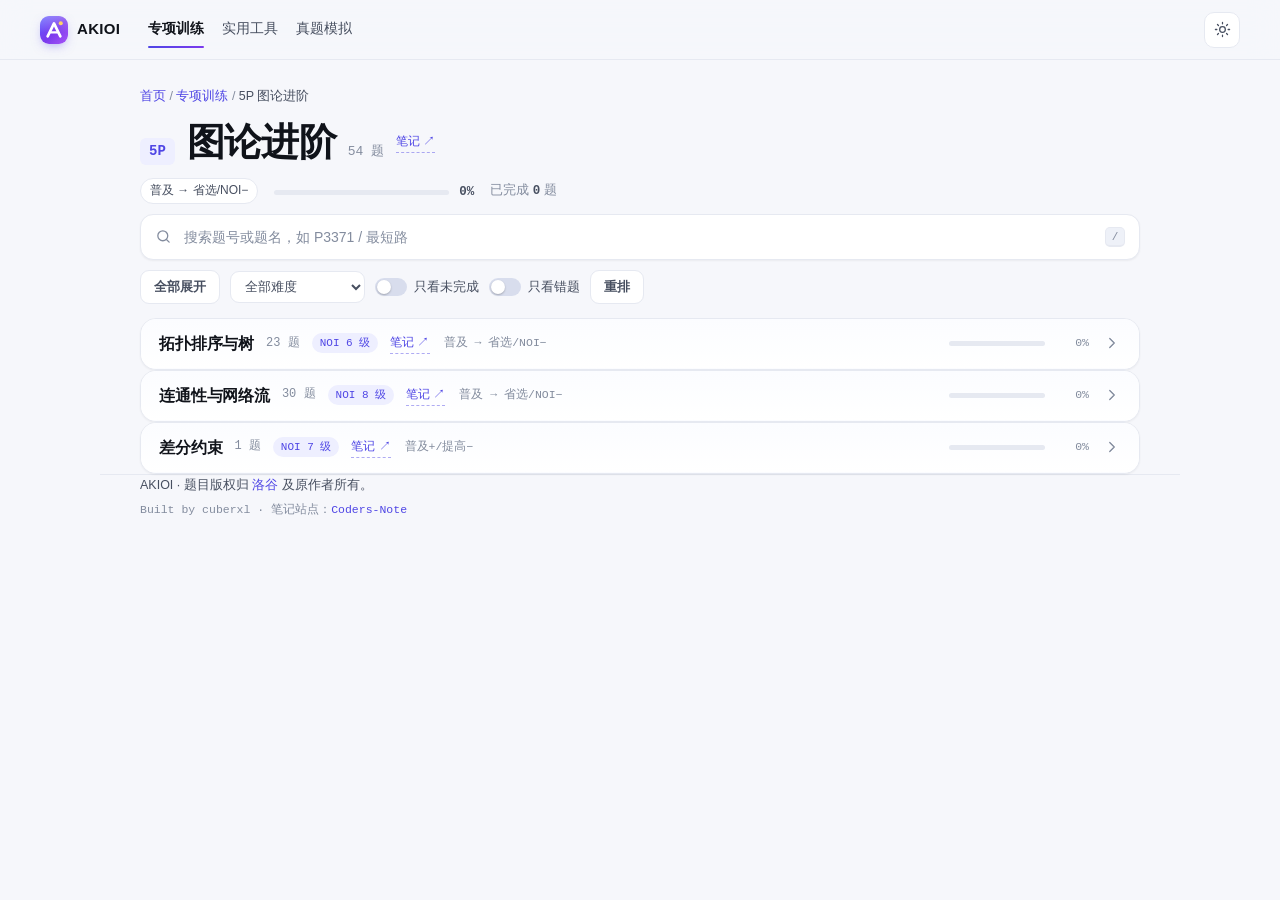
<file: training/5p.html>
<!DOCTYPE html>
<html lang="zh-CN" data-theme="light">
<head>
<meta charset="utf-8">
<meta name="viewport" content="width=device-width, initial-scale=1">
<title>5P 图论进阶 · AKIOI 题单</title>
<meta name="theme-color" id="meta-theme" content="#f6f7fb">
<link rel="icon" href="../assets/logo.svg" type="image/svg+xml">
<script>
  (function () {
    try {
      var saved = localStorage.getItem('akioi.theme');
      var forced = new URLSearchParams(location.search).get('theme');
      var dark = forced ? forced === 'dark' : (saved ? saved === 'dark' : window.matchMedia('(prefers-color-scheme: dark)').matches);
      document.documentElement.setAttribute('data-theme', dark ? 'dark' : 'light');
    } catch (e) {}
  })();
</script>
<link rel="stylesheet" href="../assets/style.css?v=007c864" onerror="this.onerror=null;this.href='https://cdn.jsdelivr.net/gh/cuberxl/AKIOI@main/assets/style.css'">
</head>
<body data-page="part" data-base="../" data-chapter="ch-5p">
<header class="topbar">
  <a class="brand" href="../index.html">
    <img class="brand-logo" src="../assets/logo.svg" alt="" width="28" height="28">
    <span class="brand-text">AKIOI</span>
  </a>
  <nav class="topnav">
    <a href="../training/" class="active">专项训练</a>
    <a href="../tools/">实用工具</a>
    <a href="../exam/">真题模拟</a>
  </nav>
  <div class="topbar-right">
    <button class="icon-btn" id="theme-toggle" type="button" title="切换主题" aria-label="切换主题">
      <svg class="i-sun" viewBox="0 0 24 24" aria-hidden="true"><circle cx="12" cy="12" r="4"/><path d="M12 2v2M12 20v2M2 12h2M20 12h2M4.9 4.9l1.4 1.4M17.7 17.7l1.4 1.4M19.1 4.9l-1.4 1.4M6.3 17.7l-1.4 1.4"/></svg>
      <svg class="i-moon" viewBox="0 0 24 24" aria-hidden="true"><path d="M21 13a8.5 8.5 0 1 1-9.6-9.4 7 7 0 0 0 9.6 9.4z"/></svg>
    </button>
  </div>
</header>
<main class="wrap">
  <section class="part-hero">
    <nav class="crumbs"><a href="../index.html">首页</a> / <a href="./">专项训练</a> / <span id="crumb-name">5P 图论进阶</span></nav>
    <div class="part-hero-main">
      <span class="part-code" id="part-code">5P</span>
      <h1 id="part-name">图论进阶</h1>
      <span class="part-count" id="part-count">54 题</span>
      <a class="note-link" id="part-note" href="https://cuberxl.github.io/Coders-Note/5P-图论进阶/" target="_blank" rel="noopener">笔记 ↗</a>
    </div>
    <div class="part-hero-meta">
      <span id="part-span"></span>
      <div class="part-progress">
        <div class="progress-track"><div class="progress-fill" id="part-progress-fill"></div></div>
        <b id="part-progress-pct">0%</b>
      </div>
      <span>已完成 <b id="part-done">0</b> 题</span>
    </div>
  </section>

  <section class="toolbar toolbar-inline">
    <div class="search-box">
      <svg viewBox="0 0 24 24" aria-hidden="true"><circle cx="11" cy="11" r="7"/><path d="M20 20l-3.5-3.5"/></svg>
      <input id="search" type="search" placeholder="搜索题号或题名，如 P3371 / 最短路" autocomplete="off" spellcheck="false">
      <kbd>/</kbd>
    </div>
    <div class="toolbar-row">
      <div class="toolbar-tools">
        <button class="btn btn-ghost btn-sm" id="expand-all" type="button">全部展开</button>
        <select id="diff-filter" title="按难度筛选">
          <option value="all">全部难度</option>
          <option value="1">入门</option>
          <option value="2">普及−</option>
          <option value="3">普及</option>
          <option value="4">普及+/提高−</option>
          <option value="5">提高</option>
          <option value="6">提高+/省选−</option>
          <option value="7">省选/NOI−</option>
          <option value="8">NOI/NOI+/CTSC</option>
        </select>
        <label class="switch" title="只看还没做的题">
          <input type="checkbox" id="hide-done">
          <span>只看未完成</span>
        </label>
        <label class="switch" title="只看标记为错题的">
          <input type="checkbox" id="wrong-only">
          <span>只看错题</span>
        </label>
        <button class="btn btn-ghost btn-sm" id="shuffle-btn" type="button">重排</button>
      </div>
    </div>
  </section>

  <div id="topic-list"></div>
  <p class="empty" id="empty" hidden>没有匹配的题目，换个关键词试试。</p>
</main>
<footer class="footer wrap">
  <p>AKIOI · 题目版权归 <a href="https://www.luogu.com.cn/" target="_blank" rel="noopener">洛谷</a> 及原作者所有。</p>
  <p class="muted">Built by cuberxl · 笔记站点：<a href="https://cuberxl.github.io/Coders-Note/" target="_blank" rel="noopener">Coders-Note</a></p>
</footer>
<div class="toast" id="toast" role="status" aria-live="polite"></div>
<script src="../data/problems.js?v=007c864"></script>
<script src="../data/syllabus.js?v=007c864"></script>
<script src="../assets/app.js?v=007c864"></script>
</body>
</html>
</file>
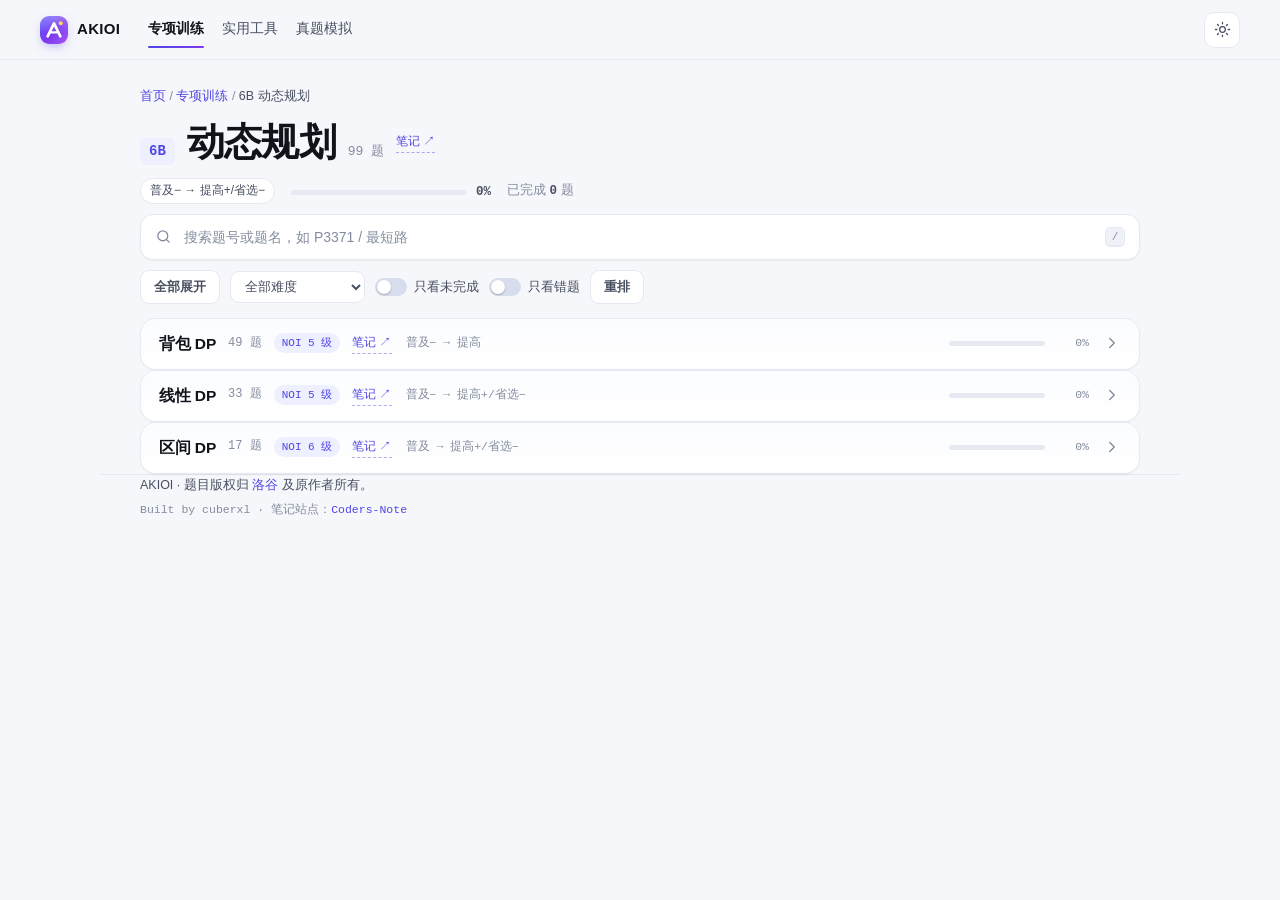
<file: training/6b.html>
<!DOCTYPE html>
<html lang="zh-CN" data-theme="light">
<head>
<meta charset="utf-8">
<meta name="viewport" content="width=device-width, initial-scale=1">
<title>6B 动态规划 · AKIOI 题单</title>
<meta name="theme-color" id="meta-theme" content="#f6f7fb">
<link rel="icon" href="../assets/logo.svg" type="image/svg+xml">
<script>
  (function () {
    try {
      var saved = localStorage.getItem('akioi.theme');
      var forced = new URLSearchParams(location.search).get('theme');
      var dark = forced ? forced === 'dark' : (saved ? saved === 'dark' : window.matchMedia('(prefers-color-scheme: dark)').matches);
      document.documentElement.setAttribute('data-theme', dark ? 'dark' : 'light');
    } catch (e) {}
  })();
</script>
<link rel="stylesheet" href="../assets/style.css?v=007c864" onerror="this.onerror=null;this.href='https://cdn.jsdelivr.net/gh/cuberxl/AKIOI@main/assets/style.css'">
</head>
<body data-page="part" data-base="../" data-chapter="ch-6b">
<header class="topbar">
  <a class="brand" href="../index.html">
    <img class="brand-logo" src="../assets/logo.svg" alt="" width="28" height="28">
    <span class="brand-text">AKIOI</span>
  </a>
  <nav class="topnav">
    <a href="../training/" class="active">专项训练</a>
    <a href="../tools/">实用工具</a>
    <a href="../exam/">真题模拟</a>
  </nav>
  <div class="topbar-right">
    <button class="icon-btn" id="theme-toggle" type="button" title="切换主题" aria-label="切换主题">
      <svg class="i-sun" viewBox="0 0 24 24" aria-hidden="true"><circle cx="12" cy="12" r="4"/><path d="M12 2v2M12 20v2M2 12h2M20 12h2M4.9 4.9l1.4 1.4M17.7 17.7l1.4 1.4M19.1 4.9l-1.4 1.4M6.3 17.7l-1.4 1.4"/></svg>
      <svg class="i-moon" viewBox="0 0 24 24" aria-hidden="true"><path d="M21 13a8.5 8.5 0 1 1-9.6-9.4 7 7 0 0 0 9.6 9.4z"/></svg>
    </button>
  </div>
</header>
<main class="wrap">
  <section class="part-hero">
    <nav class="crumbs"><a href="../index.html">首页</a> / <a href="./">专项训练</a> / <span id="crumb-name">6B 动态规划</span></nav>
    <div class="part-hero-main">
      <span class="part-code" id="part-code">6B</span>
      <h1 id="part-name">动态规划</h1>
      <span class="part-count" id="part-count">99 题</span>
      <a class="note-link" id="part-note" href="https://cuberxl.github.io/Coders-Note/6B-动态规划/" target="_blank" rel="noopener">笔记 ↗</a>
    </div>
    <div class="part-hero-meta">
      <span id="part-span"></span>
      <div class="part-progress">
        <div class="progress-track"><div class="progress-fill" id="part-progress-fill"></div></div>
        <b id="part-progress-pct">0%</b>
      </div>
      <span>已完成 <b id="part-done">0</b> 题</span>
    </div>
  </section>

  <section class="toolbar toolbar-inline">
    <div class="search-box">
      <svg viewBox="0 0 24 24" aria-hidden="true"><circle cx="11" cy="11" r="7"/><path d="M20 20l-3.5-3.5"/></svg>
      <input id="search" type="search" placeholder="搜索题号或题名，如 P3371 / 最短路" autocomplete="off" spellcheck="false">
      <kbd>/</kbd>
    </div>
    <div class="toolbar-row">
      <div class="toolbar-tools">
        <button class="btn btn-ghost btn-sm" id="expand-all" type="button">全部展开</button>
        <select id="diff-filter" title="按难度筛选">
          <option value="all">全部难度</option>
          <option value="1">入门</option>
          <option value="2">普及−</option>
          <option value="3">普及</option>
          <option value="4">普及+/提高−</option>
          <option value="5">提高</option>
          <option value="6">提高+/省选−</option>
          <option value="7">省选/NOI−</option>
          <option value="8">NOI/NOI+/CTSC</option>
        </select>
        <label class="switch" title="只看还没做的题">
          <input type="checkbox" id="hide-done">
          <span>只看未完成</span>
        </label>
        <label class="switch" title="只看标记为错题的">
          <input type="checkbox" id="wrong-only">
          <span>只看错题</span>
        </label>
        <button class="btn btn-ghost btn-sm" id="shuffle-btn" type="button">重排</button>
      </div>
    </div>
  </section>

  <div id="topic-list"></div>
  <p class="empty" id="empty" hidden>没有匹配的题目，换个关键词试试。</p>
</main>
<footer class="footer wrap">
  <p>AKIOI · 题目版权归 <a href="https://www.luogu.com.cn/" target="_blank" rel="noopener">洛谷</a> 及原作者所有。</p>
  <p class="muted">Built by cuberxl · 笔记站点：<a href="https://cuberxl.github.io/Coders-Note/" target="_blank" rel="noopener">Coders-Note</a></p>
</footer>
<div class="toast" id="toast" role="status" aria-live="polite"></div>
<script src="../data/problems.js?v=007c864"></script>
<script src="../data/syllabus.js?v=007c864"></script>
<script src="../assets/app.js?v=007c864"></script>
</body>
</html>
</file>
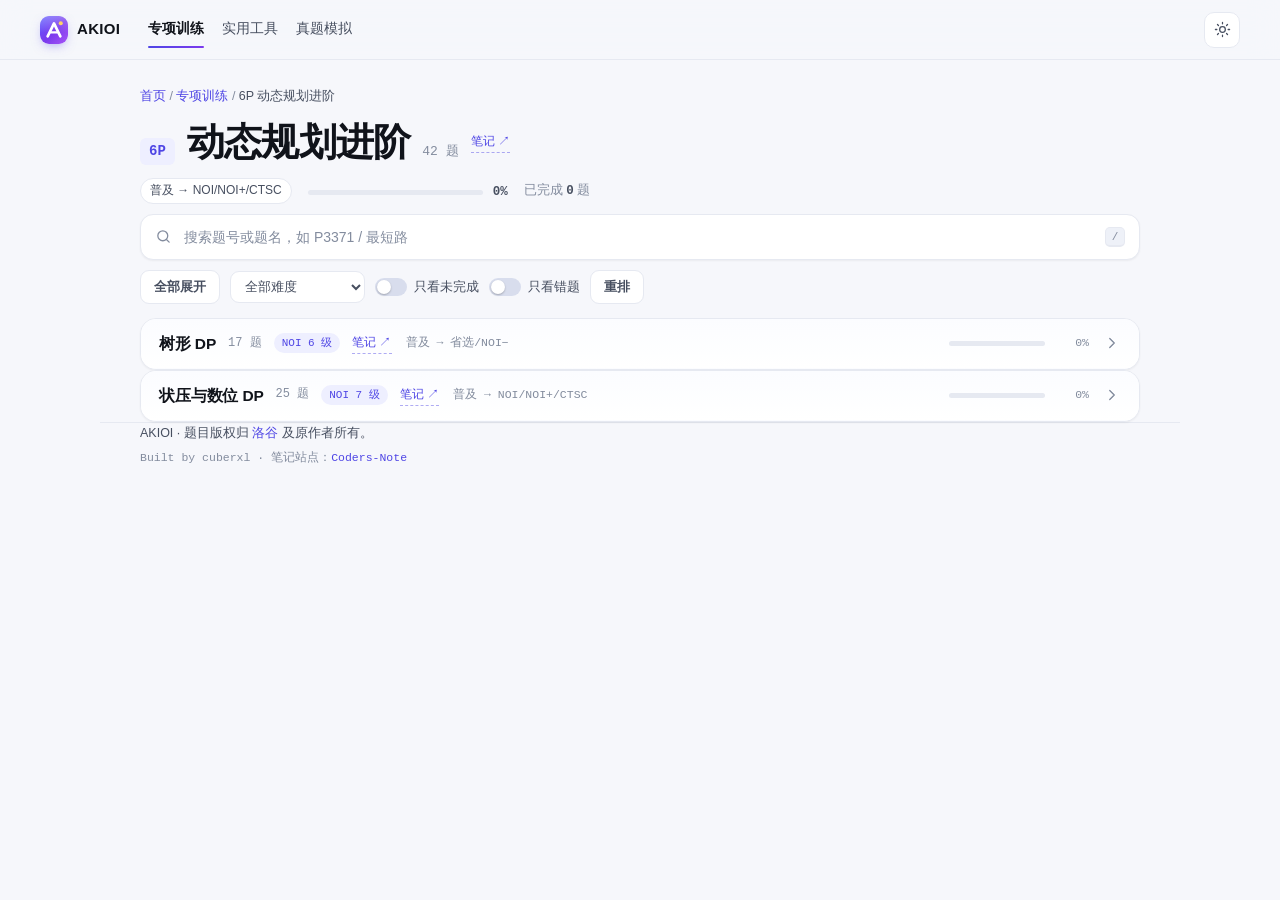
<file: training/6p.html>
<!DOCTYPE html>
<html lang="zh-CN" data-theme="light">
<head>
<meta charset="utf-8">
<meta name="viewport" content="width=device-width, initial-scale=1">
<title>6P 动态规划进阶 · AKIOI 题单</title>
<meta name="theme-color" id="meta-theme" content="#f6f7fb">
<link rel="icon" href="../assets/logo.svg" type="image/svg+xml">
<script>
  (function () {
    try {
      var saved = localStorage.getItem('akioi.theme');
      var forced = new URLSearchParams(location.search).get('theme');
      var dark = forced ? forced === 'dark' : (saved ? saved === 'dark' : window.matchMedia('(prefers-color-scheme: dark)').matches);
      document.documentElement.setAttribute('data-theme', dark ? 'dark' : 'light');
    } catch (e) {}
  })();
</script>
<link rel="stylesheet" href="../assets/style.css?v=007c864" onerror="this.onerror=null;this.href='https://cdn.jsdelivr.net/gh/cuberxl/AKIOI@main/assets/style.css'">
</head>
<body data-page="part" data-base="../" data-chapter="ch-6p">
<header class="topbar">
  <a class="brand" href="../index.html">
    <img class="brand-logo" src="../assets/logo.svg" alt="" width="28" height="28">
    <span class="brand-text">AKIOI</span>
  </a>
  <nav class="topnav">
    <a href="../training/" class="active">专项训练</a>
    <a href="../tools/">实用工具</a>
    <a href="../exam/">真题模拟</a>
  </nav>
  <div class="topbar-right">
    <button class="icon-btn" id="theme-toggle" type="button" title="切换主题" aria-label="切换主题">
      <svg class="i-sun" viewBox="0 0 24 24" aria-hidden="true"><circle cx="12" cy="12" r="4"/><path d="M12 2v2M12 20v2M2 12h2M20 12h2M4.9 4.9l1.4 1.4M17.7 17.7l1.4 1.4M19.1 4.9l-1.4 1.4M6.3 17.7l-1.4 1.4"/></svg>
      <svg class="i-moon" viewBox="0 0 24 24" aria-hidden="true"><path d="M21 13a8.5 8.5 0 1 1-9.6-9.4 7 7 0 0 0 9.6 9.4z"/></svg>
    </button>
  </div>
</header>
<main class="wrap">
  <section class="part-hero">
    <nav class="crumbs"><a href="../index.html">首页</a> / <a href="./">专项训练</a> / <span id="crumb-name">6P 动态规划进阶</span></nav>
    <div class="part-hero-main">
      <span class="part-code" id="part-code">6P</span>
      <h1 id="part-name">动态规划进阶</h1>
      <span class="part-count" id="part-count">42 题</span>
      <a class="note-link" id="part-note" href="https://cuberxl.github.io/Coders-Note/6P-动态规划进阶/" target="_blank" rel="noopener">笔记 ↗</a>
    </div>
    <div class="part-hero-meta">
      <span id="part-span"></span>
      <div class="part-progress">
        <div class="progress-track"><div class="progress-fill" id="part-progress-fill"></div></div>
        <b id="part-progress-pct">0%</b>
      </div>
      <span>已完成 <b id="part-done">0</b> 题</span>
    </div>
  </section>

  <section class="toolbar toolbar-inline">
    <div class="search-box">
      <svg viewBox="0 0 24 24" aria-hidden="true"><circle cx="11" cy="11" r="7"/><path d="M20 20l-3.5-3.5"/></svg>
      <input id="search" type="search" placeholder="搜索题号或题名，如 P3371 / 最短路" autocomplete="off" spellcheck="false">
      <kbd>/</kbd>
    </div>
    <div class="toolbar-row">
      <div class="toolbar-tools">
        <button class="btn btn-ghost btn-sm" id="expand-all" type="button">全部展开</button>
        <select id="diff-filter" title="按难度筛选">
          <option value="all">全部难度</option>
          <option value="1">入门</option>
          <option value="2">普及−</option>
          <option value="3">普及</option>
          <option value="4">普及+/提高−</option>
          <option value="5">提高</option>
          <option value="6">提高+/省选−</option>
          <option value="7">省选/NOI−</option>
          <option value="8">NOI/NOI+/CTSC</option>
        </select>
        <label class="switch" title="只看还没做的题">
          <input type="checkbox" id="hide-done">
          <span>只看未完成</span>
        </label>
        <label class="switch" title="只看标记为错题的">
          <input type="checkbox" id="wrong-only">
          <span>只看错题</span>
        </label>
        <button class="btn btn-ghost btn-sm" id="shuffle-btn" type="button">重排</button>
      </div>
    </div>
  </section>

  <div id="topic-list"></div>
  <p class="empty" id="empty" hidden>没有匹配的题目，换个关键词试试。</p>
</main>
<footer class="footer wrap">
  <p>AKIOI · 题目版权归 <a href="https://www.luogu.com.cn/" target="_blank" rel="noopener">洛谷</a> 及原作者所有。</p>
  <p class="muted">Built by cuberxl · 笔记站点：<a href="https://cuberxl.github.io/Coders-Note/" target="_blank" rel="noopener">Coders-Note</a></p>
</footer>
<div class="toast" id="toast" role="status" aria-live="polite"></div>
<script src="../data/problems.js?v=007c864"></script>
<script src="../data/syllabus.js?v=007c864"></script>
<script src="../assets/app.js?v=007c864"></script>
</body>
</html>
</file>
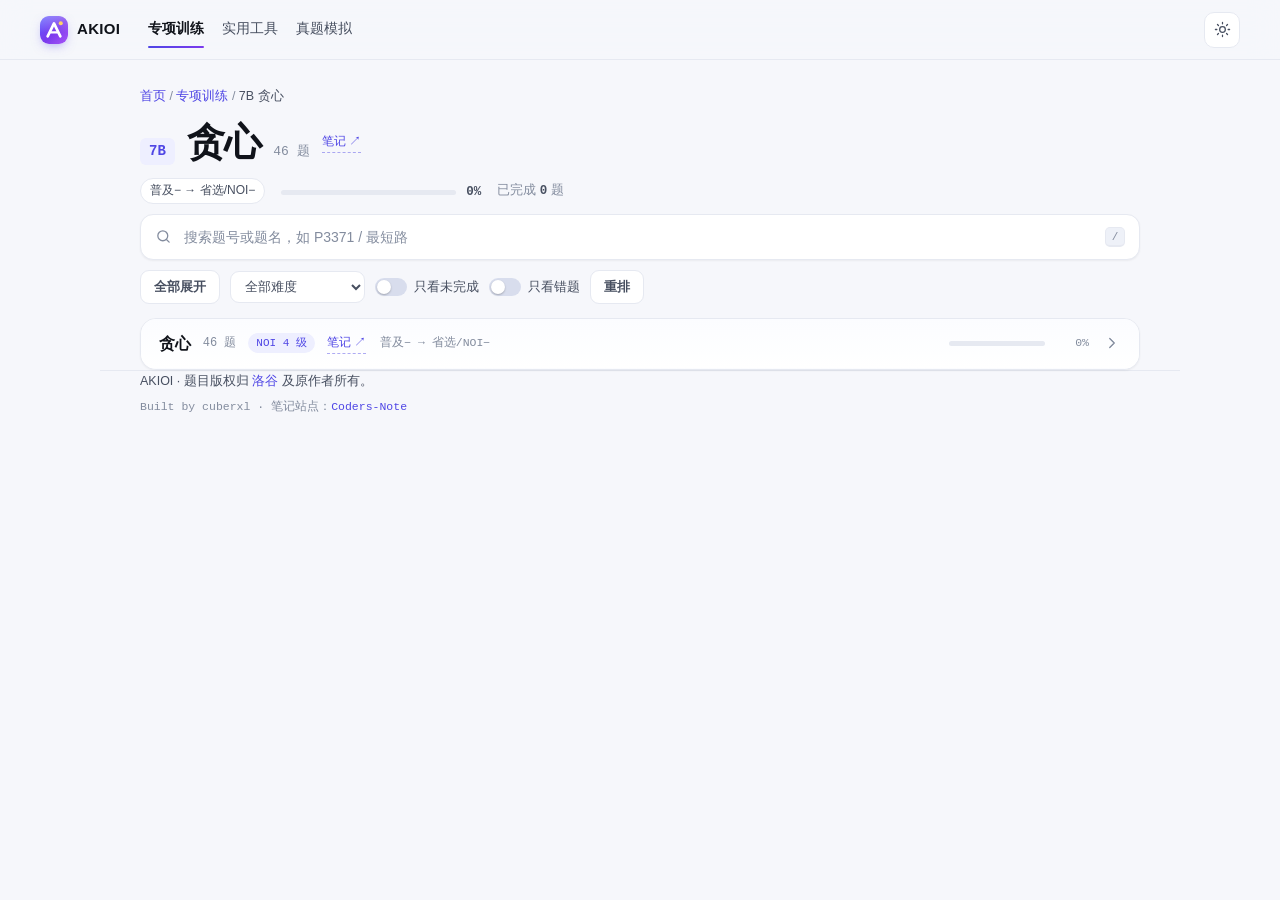
<file: training/7b.html>
<!DOCTYPE html>
<html lang="zh-CN" data-theme="light">
<head>
<meta charset="utf-8">
<meta name="viewport" content="width=device-width, initial-scale=1">
<title>7B 贪心 · AKIOI 题单</title>
<meta name="theme-color" id="meta-theme" content="#f6f7fb">
<link rel="icon" href="../assets/logo.svg" type="image/svg+xml">
<script>
  (function () {
    try {
      var saved = localStorage.getItem('akioi.theme');
      var forced = new URLSearchParams(location.search).get('theme');
      var dark = forced ? forced === 'dark' : (saved ? saved === 'dark' : window.matchMedia('(prefers-color-scheme: dark)').matches);
      document.documentElement.setAttribute('data-theme', dark ? 'dark' : 'light');
    } catch (e) {}
  })();
</script>
<link rel="stylesheet" href="../assets/style.css?v=007c864" onerror="this.onerror=null;this.href='https://cdn.jsdelivr.net/gh/cuberxl/AKIOI@main/assets/style.css'">
</head>
<body data-page="part" data-base="../" data-chapter="ch-7b">
<header class="topbar">
  <a class="brand" href="../index.html">
    <img class="brand-logo" src="../assets/logo.svg" alt="" width="28" height="28">
    <span class="brand-text">AKIOI</span>
  </a>
  <nav class="topnav">
    <a href="../training/" class="active">专项训练</a>
    <a href="../tools/">实用工具</a>
    <a href="../exam/">真题模拟</a>
  </nav>
  <div class="topbar-right">
    <button class="icon-btn" id="theme-toggle" type="button" title="切换主题" aria-label="切换主题">
      <svg class="i-sun" viewBox="0 0 24 24" aria-hidden="true"><circle cx="12" cy="12" r="4"/><path d="M12 2v2M12 20v2M2 12h2M20 12h2M4.9 4.9l1.4 1.4M17.7 17.7l1.4 1.4M19.1 4.9l-1.4 1.4M6.3 17.7l-1.4 1.4"/></svg>
      <svg class="i-moon" viewBox="0 0 24 24" aria-hidden="true"><path d="M21 13a8.5 8.5 0 1 1-9.6-9.4 7 7 0 0 0 9.6 9.4z"/></svg>
    </button>
  </div>
</header>
<main class="wrap">
  <section class="part-hero">
    <nav class="crumbs"><a href="../index.html">首页</a> / <a href="./">专项训练</a> / <span id="crumb-name">7B 贪心</span></nav>
    <div class="part-hero-main">
      <span class="part-code" id="part-code">7B</span>
      <h1 id="part-name">贪心</h1>
      <span class="part-count" id="part-count">46 题</span>
      <a class="note-link" id="part-note" href="https://cuberxl.github.io/Coders-Note/7B-贪心/" target="_blank" rel="noopener">笔记 ↗</a>
    </div>
    <div class="part-hero-meta">
      <span id="part-span"></span>
      <div class="part-progress">
        <div class="progress-track"><div class="progress-fill" id="part-progress-fill"></div></div>
        <b id="part-progress-pct">0%</b>
      </div>
      <span>已完成 <b id="part-done">0</b> 题</span>
    </div>
  </section>

  <section class="toolbar toolbar-inline">
    <div class="search-box">
      <svg viewBox="0 0 24 24" aria-hidden="true"><circle cx="11" cy="11" r="7"/><path d="M20 20l-3.5-3.5"/></svg>
      <input id="search" type="search" placeholder="搜索题号或题名，如 P3371 / 最短路" autocomplete="off" spellcheck="false">
      <kbd>/</kbd>
    </div>
    <div class="toolbar-row">
      <div class="toolbar-tools">
        <button class="btn btn-ghost btn-sm" id="expand-all" type="button">全部展开</button>
        <select id="diff-filter" title="按难度筛选">
          <option value="all">全部难度</option>
          <option value="1">入门</option>
          <option value="2">普及−</option>
          <option value="3">普及</option>
          <option value="4">普及+/提高−</option>
          <option value="5">提高</option>
          <option value="6">提高+/省选−</option>
          <option value="7">省选/NOI−</option>
          <option value="8">NOI/NOI+/CTSC</option>
        </select>
        <label class="switch" title="只看还没做的题">
          <input type="checkbox" id="hide-done">
          <span>只看未完成</span>
        </label>
        <label class="switch" title="只看标记为错题的">
          <input type="checkbox" id="wrong-only">
          <span>只看错题</span>
        </label>
        <button class="btn btn-ghost btn-sm" id="shuffle-btn" type="button">重排</button>
      </div>
    </div>
  </section>

  <div id="topic-list"></div>
  <p class="empty" id="empty" hidden>没有匹配的题目，换个关键词试试。</p>
</main>
<footer class="footer wrap">
  <p>AKIOI · 题目版权归 <a href="https://www.luogu.com.cn/" target="_blank" rel="noopener">洛谷</a> 及原作者所有。</p>
  <p class="muted">Built by cuberxl · 笔记站点：<a href="https://cuberxl.github.io/Coders-Note/" target="_blank" rel="noopener">Coders-Note</a></p>
</footer>
<div class="toast" id="toast" role="status" aria-live="polite"></div>
<script src="../data/problems.js?v=007c864"></script>
<script src="../data/syllabus.js?v=007c864"></script>
<script src="../assets/app.js?v=007c864"></script>
</body>
</html>
</file>
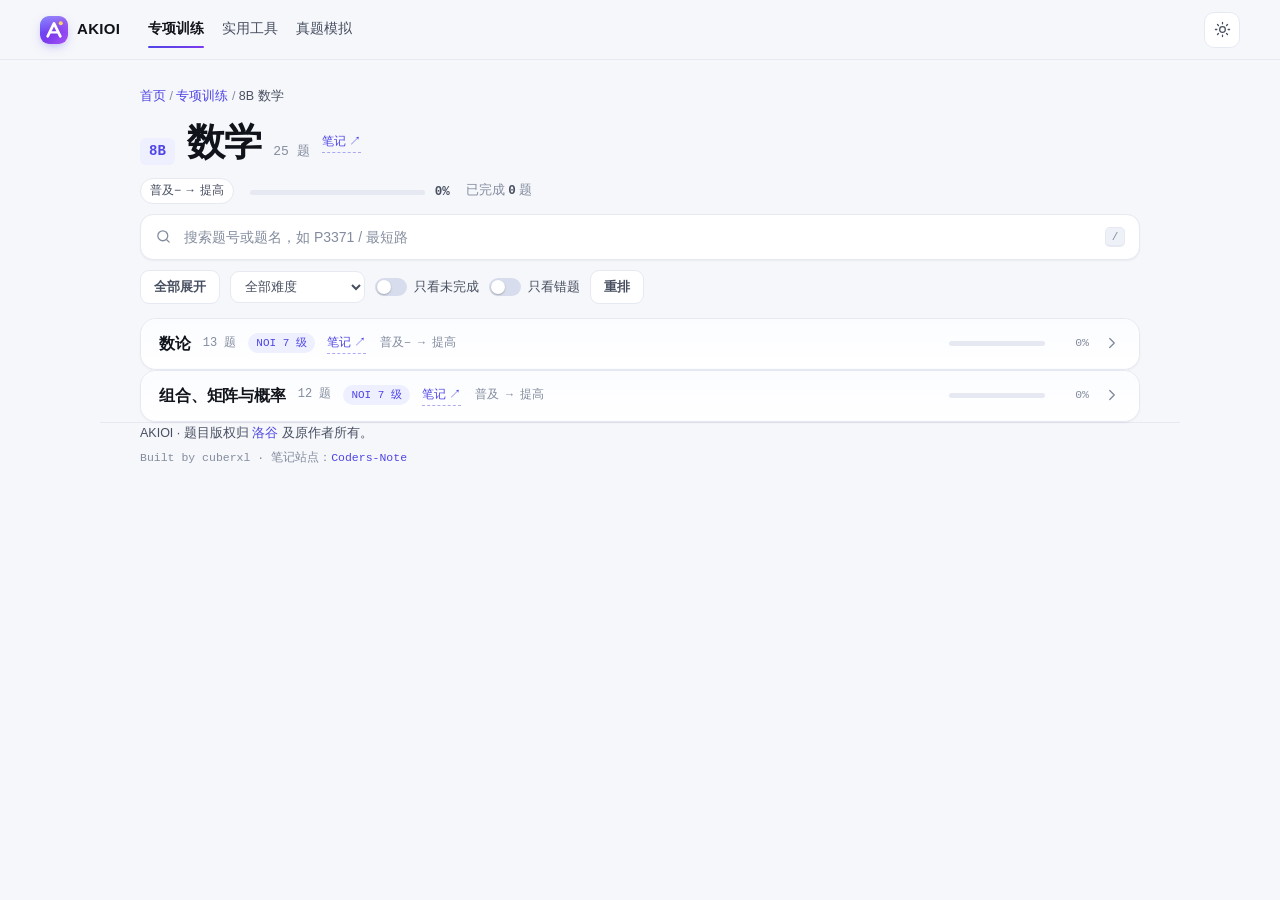
<file: training/8b.html>
<!DOCTYPE html>
<html lang="zh-CN" data-theme="light">
<head>
<meta charset="utf-8">
<meta name="viewport" content="width=device-width, initial-scale=1">
<title>8B 数学 · AKIOI 题单</title>
<meta name="theme-color" id="meta-theme" content="#f6f7fb">
<link rel="icon" href="../assets/logo.svg" type="image/svg+xml">
<script>
  (function () {
    try {
      var saved = localStorage.getItem('akioi.theme');
      var forced = new URLSearchParams(location.search).get('theme');
      var dark = forced ? forced === 'dark' : (saved ? saved === 'dark' : window.matchMedia('(prefers-color-scheme: dark)').matches);
      document.documentElement.setAttribute('data-theme', dark ? 'dark' : 'light');
    } catch (e) {}
  })();
</script>
<link rel="stylesheet" href="../assets/style.css?v=007c864" onerror="this.onerror=null;this.href='https://cdn.jsdelivr.net/gh/cuberxl/AKIOI@main/assets/style.css'">
</head>
<body data-page="part" data-base="../" data-chapter="ch-8b">
<header class="topbar">
  <a class="brand" href="../index.html">
    <img class="brand-logo" src="../assets/logo.svg" alt="" width="28" height="28">
    <span class="brand-text">AKIOI</span>
  </a>
  <nav class="topnav">
    <a href="../training/" class="active">专项训练</a>
    <a href="../tools/">实用工具</a>
    <a href="../exam/">真题模拟</a>
  </nav>
  <div class="topbar-right">
    <button class="icon-btn" id="theme-toggle" type="button" title="切换主题" aria-label="切换主题">
      <svg class="i-sun" viewBox="0 0 24 24" aria-hidden="true"><circle cx="12" cy="12" r="4"/><path d="M12 2v2M12 20v2M2 12h2M20 12h2M4.9 4.9l1.4 1.4M17.7 17.7l1.4 1.4M19.1 4.9l-1.4 1.4M6.3 17.7l-1.4 1.4"/></svg>
      <svg class="i-moon" viewBox="0 0 24 24" aria-hidden="true"><path d="M21 13a8.5 8.5 0 1 1-9.6-9.4 7 7 0 0 0 9.6 9.4z"/></svg>
    </button>
  </div>
</header>
<main class="wrap">
  <section class="part-hero">
    <nav class="crumbs"><a href="../index.html">首页</a> / <a href="./">专项训练</a> / <span id="crumb-name">8B 数学</span></nav>
    <div class="part-hero-main">
      <span class="part-code" id="part-code">8B</span>
      <h1 id="part-name">数学</h1>
      <span class="part-count" id="part-count">25 题</span>
      <a class="note-link" id="part-note" href="https://cuberxl.github.io/Coders-Note/8B-数学/" target="_blank" rel="noopener">笔记 ↗</a>
    </div>
    <div class="part-hero-meta">
      <span id="part-span"></span>
      <div class="part-progress">
        <div class="progress-track"><div class="progress-fill" id="part-progress-fill"></div></div>
        <b id="part-progress-pct">0%</b>
      </div>
      <span>已完成 <b id="part-done">0</b> 题</span>
    </div>
  </section>

  <section class="toolbar toolbar-inline">
    <div class="search-box">
      <svg viewBox="0 0 24 24" aria-hidden="true"><circle cx="11" cy="11" r="7"/><path d="M20 20l-3.5-3.5"/></svg>
      <input id="search" type="search" placeholder="搜索题号或题名，如 P3371 / 最短路" autocomplete="off" spellcheck="false">
      <kbd>/</kbd>
    </div>
    <div class="toolbar-row">
      <div class="toolbar-tools">
        <button class="btn btn-ghost btn-sm" id="expand-all" type="button">全部展开</button>
        <select id="diff-filter" title="按难度筛选">
          <option value="all">全部难度</option>
          <option value="1">入门</option>
          <option value="2">普及−</option>
          <option value="3">普及</option>
          <option value="4">普及+/提高−</option>
          <option value="5">提高</option>
          <option value="6">提高+/省选−</option>
          <option value="7">省选/NOI−</option>
          <option value="8">NOI/NOI+/CTSC</option>
        </select>
        <label class="switch" title="只看还没做的题">
          <input type="checkbox" id="hide-done">
          <span>只看未完成</span>
        </label>
        <label class="switch" title="只看标记为错题的">
          <input type="checkbox" id="wrong-only">
          <span>只看错题</span>
        </label>
        <button class="btn btn-ghost btn-sm" id="shuffle-btn" type="button">重排</button>
      </div>
    </div>
  </section>

  <div id="topic-list"></div>
  <p class="empty" id="empty" hidden>没有匹配的题目，换个关键词试试。</p>
</main>
<footer class="footer wrap">
  <p>AKIOI · 题目版权归 <a href="https://www.luogu.com.cn/" target="_blank" rel="noopener">洛谷</a> 及原作者所有。</p>
  <p class="muted">Built by cuberxl · 笔记站点：<a href="https://cuberxl.github.io/Coders-Note/" target="_blank" rel="noopener">Coders-Note</a></p>
</footer>
<div class="toast" id="toast" role="status" aria-live="polite"></div>
<script src="../data/problems.js?v=007c864"></script>
<script src="../data/syllabus.js?v=007c864"></script>
<script src="../assets/app.js?v=007c864"></script>
</body>
</html>
</file>
